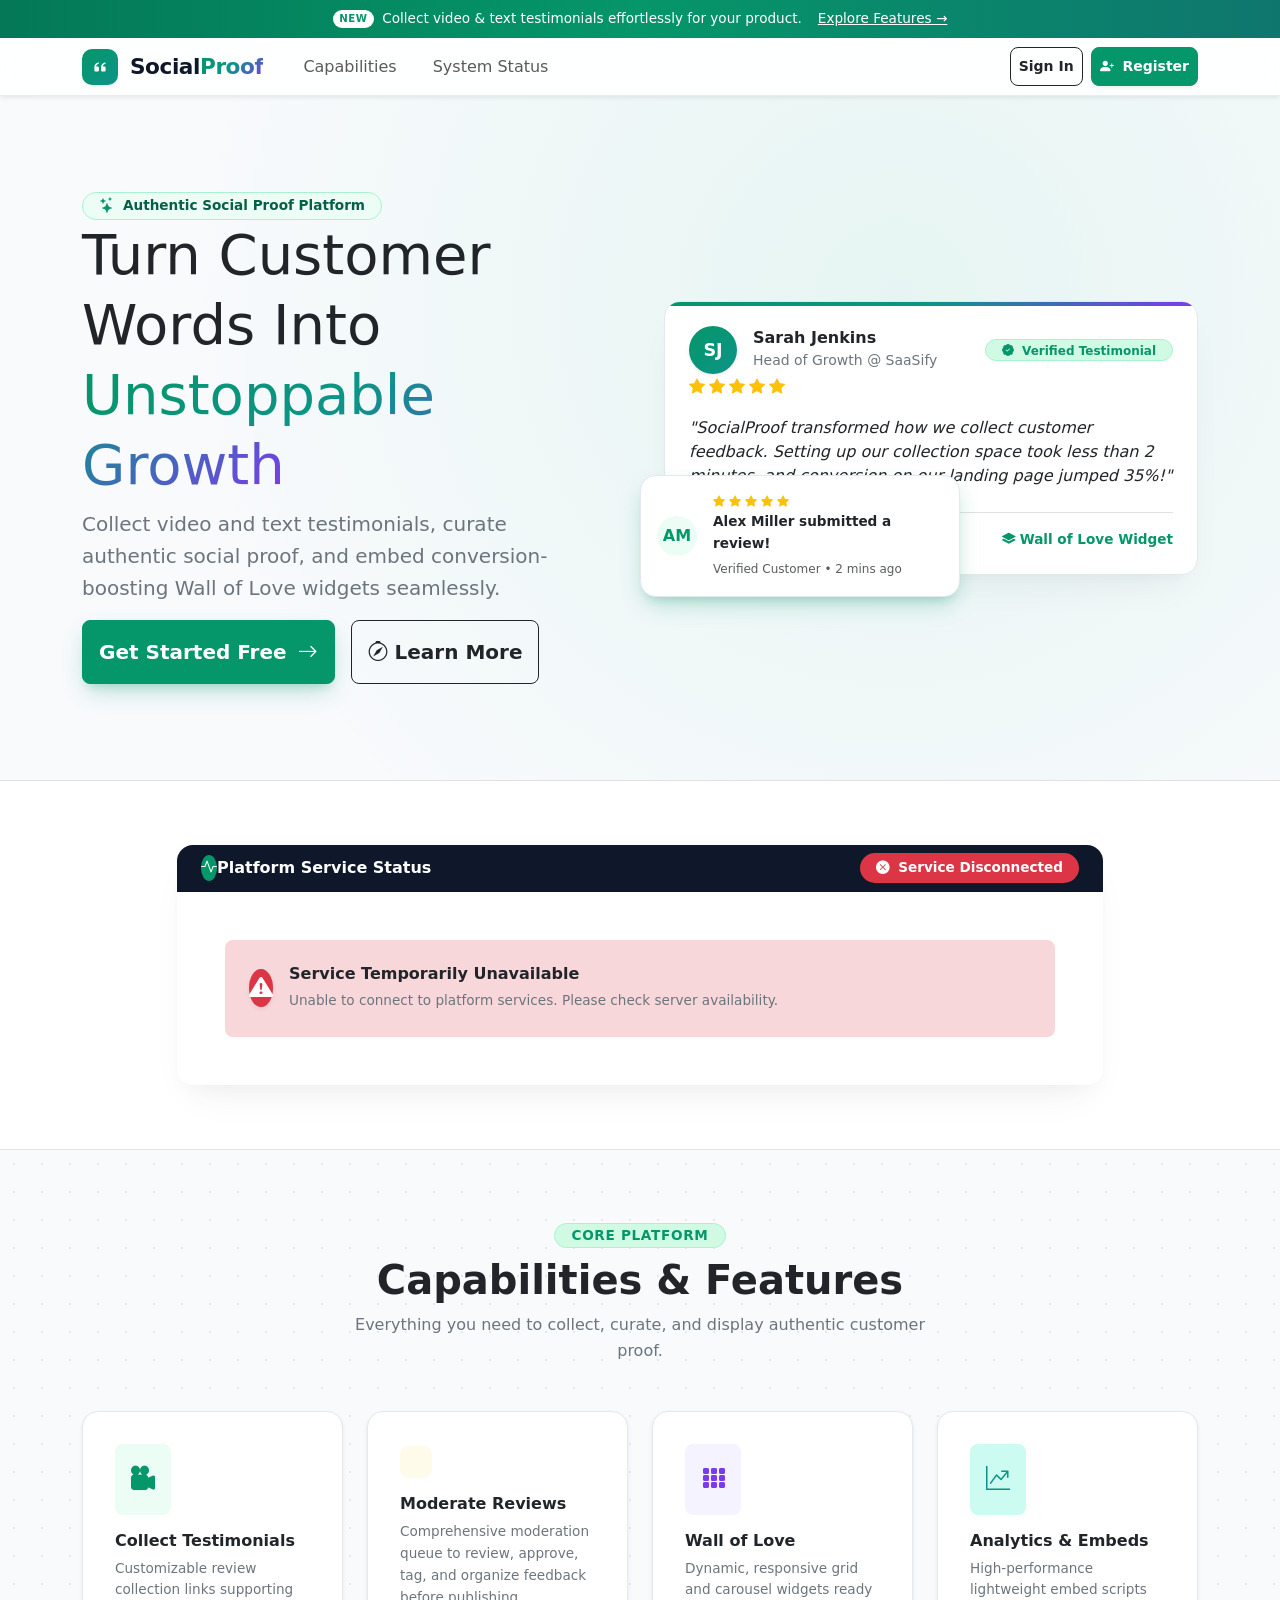
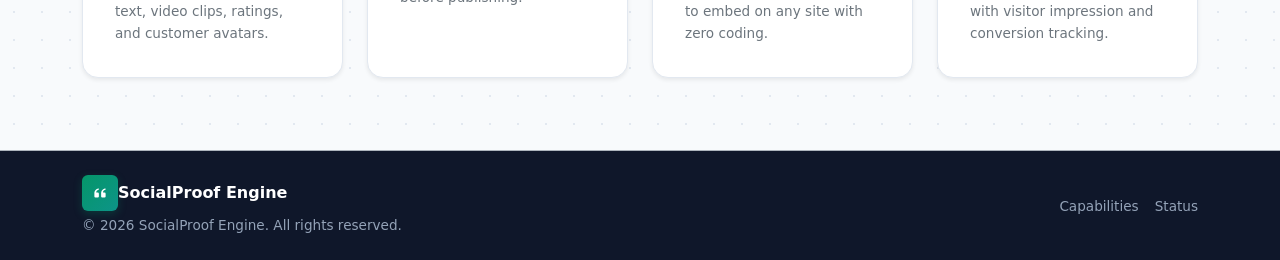
<file: frontend/index.html>
<!DOCTYPE html>
<html lang="en">
<head>
    <meta charset="UTF-8">
    <meta name="viewport" content="width=device-width, initial-scale=1.0">
    <title>Testimonial & Social Proof Collector</title>
    <!-- Bootstrap 5 CSS -->
    <link href="https://cdn.jsdelivr.net/npm/bootstrap@5.3.3/dist/css/bootstrap.min.css" rel="stylesheet">
    <!-- Bootstrap Icons -->
    <link href="https://cdn.jsdelivr.net/npm/bootstrap-icons@1.11.3/font/bootstrap-icons.min.css" rel="stylesheet">
    <!-- Custom CSS -->
    <link rel="stylesheet" href="css/style.css">
</head>
<body>

    <!-- Top Announcement Bar -->
    <div class="announcement-bar py-2 text-center text-white fw-medium fs-7">
        <div class="container d-flex align-items-center justify-content-center gap-2">
            <span class="badge bg-white text-emerald rounded-pill px-2.5 py-1 text-uppercase tracking-wider fw-bold">New</span>
            <span>Collect video &amp; text testimonials effortlessly for your product.</span>
            <a href="#features" class="text-white text-decoration-underline ms-2">Explore Features &rarr;</a>
        </div>
    </div>

    <!-- Glassmorphism Navigation -->
    <nav class="navbar navbar-expand-lg sticky-top custom-navbar border-bottom shadow-sm">
        <div class="container">
            <a class="navbar-brand d-inline-flex align-items-center gap-2.5 p-0 m-0" href="#">
                <span class="brand-logo-icon text-white shadow-sm">
                    <svg xmlns="http://www.w3.org/2000/svg" width="20" height="20" fill="currentColor" viewBox="0 0 16 16">
                      <path d="M12 12a1 1 0 0 0 1-1V8.558a1 1 0 0 0-1-1h-1.388c0-.51.22-1.022.57-1.486.319-.42.823-.746 1.487-.976.302-.104.464-.427.365-.73-.099-.304-.423-.467-.726-.367C11.17 4.394 10.27 4.966 9.69 5.86c-.579.894-.69 1.954-.69 2.698V11a1 1 0 0 0 1 1zM6 12a1 1 0 0 0 1-1V8.558a1 1 0 0 0-1-1H4.612c0-.51.22-1.022.57-1.486.319-.42.823-.746 1.487-.976.302-.104.464-.427.365-.73-.099-.304-.423-.467-.726-.367C5.17 4.394 4.27 4.966 3.69 5.86c-.579.894-.69 1.954-.69 2.698V11a1 1 0 0 0 1 1z"/>
                    </svg>
                </span>
                <span class="brand-title">Social<span class="gradient-text">Proof</span></span>
            </a>
            <button class="navbar-toggler border-0 shadow-none" type="button" data-bs-toggle="collapse" data-bs-target="#navbarNav" aria-controls="navbarNav" aria-expanded="false" aria-label="Toggle navigation">
                <span class="navbar-toggler-icon"></span>
            </button>
            <div class="collapse navbar-collapse" id="navbarNav">
                <ul class="navbar-nav me-auto ms-lg-4 mb-2 mb-lg-0 gap-lg-1">
                    <li class="nav-item d-none" id="nav-item-spaces">
                        <a class="nav-link fw-bold px-3 text-emerald" href="#spaces-section"><i class="bi bi-grid-fill me-1"></i> My Spaces</a>
                    </li>
                    <li class="nav-item">
                        <a class="nav-link fw-medium px-3" href="#features">Capabilities</a>
                    </li>
                    <li class="nav-item">
                        <a class="nav-link fw-medium px-3" href="#system-status">System Status</a>
                    </li>
                </ul>
                <div class="d-flex align-items-center gap-2">
                    <!-- Auth Buttons (shown when logged out) -->
                    <div id="auth-nav-buttons" class="d-flex gap-2">
                        <button onclick="showAuthModal('login')" class="btn btn-outline-dark btn-sm px-3.5 py-2 fw-semibold rounded-3">Sign In</button>
                        <button onclick="showAuthModal('register')" class="btn btn-emerald btn-sm px-3.5 py-2 fw-semibold rounded-3 shadow-sm">
                            <i class="bi bi-person-plus-fill me-1"></i> Register
                        </button>
                    </div>
                    <!-- User Pill (shown when logged in) -->
                    <div id="auth-user-pill" class="d-none d-flex align-items-center gap-2">
                        <a href="/dashboard" class="badge bg-emerald-subtle text-emerald border border-emerald-subtle rounded-pill px-3 py-2 fs-7 fw-semibold btn p-0 text-decoration-none">
                            <i class="bi bi-person-check-fill me-1"></i>
                            <span id="nav-user-name">Owner</span>
                        </a>
                        <button onclick="doLogout()" class="btn btn-outline-danger btn-sm px-3 fw-semibold rounded-3">
                            <i class="bi bi-box-arrow-right"></i>
                        </button>
                    </div>
                </div>
            </div>
        </div>
    </nav>

    <!-- Hero Section -->
    <header class="hero-section py-5 position-relative overflow-hidden">
        <div class="hero-bg-glow"></div>
        <div class="container py-lg-5 position-relative z-1">
            <div class="row align-items-center g-5">
                <div class="col-lg-6 animate-fade-in-up">
                    <div class="d-inline-flex align-items-center gap-2 px-3 py-1.5 mb-3.5 rounded-pill hero-badge">
                        <i class="bi bi-stars text-emerald"></i>
                        <span class="fw-semibold fs-7 text-emerald-dark">Authentic Social Proof Platform</span>
                    </div>
                    <h1 class="display-4 fw-extrabold text-dark lh-sm mb-3.5">
                        Turn Customer Words Into <span class="gradient-text">Unstoppable Growth</span>
                    </h1>
                    <p class="lead text-secondary mb-4.5 pe-lg-3">
                        Collect video and text testimonials, curate authentic social proof, and embed conversion-boosting Wall of Love widgets seamlessly.
                    </p>
                    <div class="d-flex flex-wrap gap-3 mb-4.5">
                        <button onclick="showAuthModal('register')" class="btn btn-emerald btn-lg px-4.5 py-3 fw-semibold shadow-emerald hover-bounce">
                            Get Started Free <i class="bi bi-arrow-right ms-1 fs-5"></i>
                        </button>
                        <a href="#features" class="btn btn-outline-dark btn-lg px-4.5 py-3 fw-semibold rounded-3">
                            <i class="bi bi-compass me-1.5"></i> Learn More
                        </a>
                    </div>
                </div>

                <!-- Hero Visual Floating Card -->
                <div class="col-lg-6 animate-fade-in-up delay-2">
                    <div class="hero-card-container position-relative">
                        <!-- Floating Toast Notification -->
                        <div class="floating-toast shadow-emerald rounded-4 p-3 d-flex align-items-center gap-3 bg-white position-absolute z-3 animate-float-slow">
                            <div class="toast-avatar bg-emerald-light text-emerald rounded-circle d-flex align-items-center justify-content-center fw-bold">
                                AM
                            </div>
                            <div>
                                <div class="d-flex align-items-center gap-1 text-warning fs-8">
                                    <i class="bi bi-star-fill"></i><i class="bi bi-star-fill"></i><i class="bi bi-star-fill"></i><i class="bi bi-star-fill"></i><i class="bi bi-star-fill"></i>
                                </div>
                                <strong class="fs-7 text-dark d-block">Alex Miller submitted a review!</strong>
                                <small class="text-muted fs-8">Verified Customer • 2 mins ago</small>
                            </div>
                        </div>

                        <!-- Main Preview Card -->
                        <div class="card border-0 shadow-lg-soft rounded-4 p-4 bg-white position-relative overflow-hidden hero-card animate-float">
                            <div class="card-accent-bar"></div>
                            <div class="d-flex align-items-center justify-content-between mb-3.5">
                                <div class="d-flex align-items-center gap-3">
                                    <div class="hero-avatar text-white fw-bold d-flex align-items-center justify-content-center rounded-circle shadow-sm">
                                        SJ
                                    </div>
                                    <div>
                                        <h6 class="mb-0 fw-bold text-dark">Sarah Jenkins</h6>
                                        <small class="text-secondary">Head of Growth @ SaaSify</small>
                                    </div>
                                </div>
                                <span class="badge bg-emerald-subtle text-emerald border border-emerald-subtle rounded-pill px-3 py-1.5 fs-8 fw-semibold">
                                    <i class="bi bi-patch-check-fill me-1"></i> Verified Testimonial
                                </span>
                            </div>
                            <div class="text-warning mb-3 fs-6 d-flex gap-1">
                                <i class="bi bi-star-fill"></i>
                                <i class="bi bi-star-fill"></i>
                                <i class="bi bi-star-fill"></i>
                                <i class="bi bi-star-fill"></i>
                                <i class="bi bi-star-fill"></i>
                            </div>
                            <p class="text-dark fs-6 lh-base mb-4 italic-quote">
                                "SocialProof transformed how we collect customer feedback. Setting up our collection space took less than 2 minutes, and conversion on our landing page jumped 35%!"
                            </p>
                            <div class="d-flex align-items-center justify-content-between pt-3 border-top text-muted fs-7">
                                <span class="d-flex align-items-center gap-1"><i class="bi bi-clock-history"></i> Just now</span>
                                <span class="fw-semibold text-emerald d-flex align-items-center gap-1">
                                    <i class="bi bi-layers-fill"></i> Wall of Love Widget
                                </span>
                            </div>
                        </div>
                    </div>
                </div>
            </div>
        </div>
    </header>

    <!-- Space Management Section (Shown when authenticated) -->
    <section id="spaces-section" class="py-5 bg-subtle-mesh border-top position-relative d-none">
        <div class="container py-3">
            <div class="d-flex align-items-center justify-content-between mb-4 flex-wrap gap-3">
                <div>
                    <div class="d-inline-flex align-items-center gap-2 px-3 py-1 mb-2 rounded-pill bg-emerald-subtle text-emerald border border-emerald-subtle">
                        <i class="bi bi-layers-fill"></i>
                        <span class="fw-semibold fs-7">Module 3 — Space Management</span>
                    </div>
                    <h2 class="fw-extrabold text-dark mb-1 fs-3">Your Testimonial Spaces</h2>
                    <p class="text-secondary fs-7 mb-0">Create and manage your branded collection pages.</p>
                </div>
                <button onclick="showSpaceModal()" class="btn btn-emerald px-4 py-2.5 fw-semibold rounded-3 shadow-emerald">
                    <i class="bi bi-plus-lg me-1.5"></i> Create New Space
                </button>
            </div>

            <!-- Spaces List Container -->
            <div id="spaces-list-container">
                <div class="text-center py-5 bg-white rounded-4 shadow-sm border p-4">
                    <div class="spinner-border text-emerald" role="status"></div>
                    <p class="mt-2 text-muted fs-7 mb-0">Loading your Spaces...</p>
                </div>
            </div>
        </div>
    </section>

    <!-- System Status Section -->
    <section id="system-status" class="py-5 bg-white border-top border-bottom position-relative">
        <div class="container py-3">
            <div class="row justify-content-center">
                <div class="col-lg-10">
                    <div class="card border-0 rounded-4 shadow-lg-soft overflow-hidden">
                        <div class="card-header bg-dark-slate text-white py-3.5 px-4 d-flex align-items-center justify-content-between">
                            <div class="d-flex align-items-center gap-2.5">
                                <span class="pulse-icon-wrapper bg-emerald text-white rounded-circle p-1.5 d-flex">
                                    <i class="bi bi-activity fs-6"></i>
                                </span>
                                <h5 class="mb-0 fw-bold text-white fs-6">Platform Service Status</h5>
                            </div>
                            <span id="system-health-badge" class="badge bg-white-10 text-white border border-white-20 px-3 py-2 rounded-pill fw-medium fs-7">
                                Checking Server...
                            </span>
                        </div>
                        <div class="card-body p-4 p-md-5">
                            <div id="status-container">
                                <div class="text-center py-4">
                                    <div class="spinner-border text-emerald" role="status">
                                        <span class="visually-hidden">Connecting...</span>
                                    </div>
                                    <p class="mt-3 text-secondary mb-0">Checking engine connection...</p>
                                </div>
                            </div>
                        </div>
                    </div>
                </div>
            </div>
        </div>
    </section>

    <!-- Visual Feature Cards Section -->
    <section id="features" class="py-5 bg-subtle-mesh">
        <div class="container py-4">
            <div class="text-center max-w-600 mx-auto mb-5">
                <span class="badge bg-emerald-subtle text-emerald border border-emerald-subtle rounded-pill px-3 py-1.5 fs-7 fw-semibold text-uppercase tracking-wider mb-2">
                    Core Platform
                </span>
                <h2 class="fw-bold text-dark display-6">Capabilities &amp; Features</h2>
                <p class="text-secondary">Everything you need to collect, curate, and display authentic customer proof.</p>
            </div>

            <div class="row g-4">
                <!-- Feature 1 -->
                <div class="col-md-6 col-lg-3">
                    <div class="card border-0 shadow-sm rounded-4 h-100 feature-card p-3 bg-white">
                        <div class="card-body">
                            <div class="feature-icon bg-emerald-light text-emerald rounded-3 p-3 mb-3 d-inline-flex">
                                <i class="bi bi-camera-reels-fill fs-4"></i>
                            </div>
                            <h5 class="fw-bold text-dark mb-2 fs-6">Collect Testimonials</h5>
                            <p class="text-secondary fs-7 mb-0">
                                Customizable review collection links supporting text, video clips, ratings, and customer avatars.
                            </p>
                        </div>
                    </div>
                </div>

                <!-- Feature 2 -->
                <div class="col-md-6 col-lg-3">
                    <div class="card border-0 shadow-sm rounded-4 h-100 feature-card p-3 bg-white">
                        <div class="card-body">
                            <div class="feature-icon bg-amber-light text-amber rounded-3 p-3 mb-3 d-inline-flex">
                                <i class="bi bi-shield-check-fill fs-4"></i>
                            </div>
                            <h5 class="fw-bold text-dark mb-2 fs-6">Moderate Reviews</h5>
                            <p class="text-secondary fs-7 mb-0">
                                Comprehensive moderation queue to review, approve, tag, and organize feedback before publishing.
                            </p>
                        </div>
                    </div>
                </div>

                <!-- Feature 3 -->
                <div class="col-md-6 col-lg-3">
                    <div class="card border-0 shadow-sm rounded-4 h-100 feature-card p-3 bg-white">
                        <div class="card-body">
                            <div class="feature-icon bg-violet-light text-violet rounded-3 p-3 mb-3 d-inline-flex">
                                <i class="bi bi-grid-3x3-gap-fill fs-4"></i>
                            </div>
                            <h5 class="fw-bold text-dark mb-2 fs-6">Wall of Love</h5>
                            <p class="text-secondary fs-7 mb-0">
                                Dynamic, responsive grid and carousel widgets ready to embed on any site with zero coding.
                            </p>
                        </div>
                    </div>
                </div>

                <!-- Feature 4 -->
                <div class="col-md-6 col-lg-3">
                    <div class="card border-0 shadow-sm rounded-4 h-100 feature-card p-3 bg-white">
                        <div class="card-body">
                            <div class="feature-icon bg-teal-light text-teal rounded-3 p-3 mb-3 d-inline-flex">
                                <i class="bi bi-graph-up-arrow fs-4"></i>
                            </div>
                            <h5 class="fw-bold text-dark mb-2 fs-6">Analytics &amp; Embeds</h5>
                            <p class="text-secondary fs-7 mb-0">
                                High-performance lightweight embed scripts with visitor impression and conversion tracking.
                            </p>
                        </div>
                    </div>
                </div>
            </div>
        </div>
    </section>

    <!-- Clean SaaS Footer -->
    <footer class="bg-dark-slate text-white py-4 border-top border-dark-subtle">
        <div class="container">
            <div class="row align-items-center justify-content-between g-3">
                <div class="col-md-6 text-center text-md-start">
                    <a class="d-inline-flex align-items-center gap-2.5 fw-bold text-white text-decoration-none mb-1 fs-6" href="#">
                        <span class="brand-logo-icon text-white rounded-2 d-inline-flex align-items-center justify-content-center">
                            <svg xmlns="http://www.w3.org/2000/svg" width="18" height="18" fill="currentColor" viewBox="0 0 16 16">
                              <path d="M12 12a1 1 0 0 0 1-1V8.558a1 1 0 0 0-1-1h-1.388c0-.51.22-1.022.57-1.486.319-.42.823-.746 1.487-.976.302-.104.464-.427.365-.73-.099-.304-.423-.467-.726-.367C11.17 4.394 10.27 4.966 9.69 5.86c-.579.894-.69 1.954-.69 2.698V11a1 1 0 0 0 1 1zM6 12a1 1 0 0 0 1-1V8.558a1 1 0 0 0-1-1H4.612c0-.51.22-1.022.57-1.486.319-.42.823-.746 1.487-.976.302-.104.464-.427.365-.73-.099-.304-.423-.467-.726-.367C5.17 4.394 4.27 4.966 3.69 5.86c-.579.894-.69 1.954-.69 2.698V11a1 1 0 0 0 1 1z"/>
                            </svg>
                        </span>
                        <span>SocialProof Engine</span>
                    </a>
                    <p class="text-secondary-light fs-7 mb-0">© 2026 SocialProof Engine. All rights reserved.</p>
                </div>
                <div class="col-md-6 text-center text-md-end">
                    <div class="d-inline-flex gap-3 fs-7">
                        <a href="#features" class="text-secondary-light text-decoration-none hover-emerald">Capabilities</a>
                        <a href="#system-status" class="text-secondary-light text-decoration-none hover-emerald">Status</a>
                    </div>
                </div>
            </div>
        </div>
    </footer>

    <!-- ========================================================= -->
    <!-- MODULE 2 AUTH MODALS                                      -->
    <!-- ========================================================= -->

    <!-- Auth Main Modal (tab-based: login / register) -->
    <div class="modal fade" id="authModal" tabindex="-1" aria-hidden="true">
      <div class="modal-dialog modal-dialog-centered">
        <div class="modal-content rounded-4 border-0 shadow-lg">
          <div class="modal-header border-0 pb-0 px-4 pt-4">
            <ul class="nav nav-pills bg-light rounded-3 p-1 w-100" id="authTabs">
              <li class="nav-item flex-fill">
                <button class="nav-link w-100 rounded-2 fw-semibold" id="tab-login" onclick="switchAuthTab('login')">
                  <i class="bi bi-box-arrow-in-right me-1"></i> Sign In
                </button>
              </li>
              <li class="nav-item flex-fill">
                <button class="nav-link w-100 rounded-2 fw-semibold" id="tab-register" onclick="switchAuthTab('register')">
                  <i class="bi bi-person-plus me-1"></i> Register
                </button>
              </li>
            </ul>
            <button type="button" class="btn-close ms-2" data-bs-dismiss="modal" aria-label="Close"></button>
          </div>
          <div class="modal-body px-4 pb-4">

            <!-- Alert area -->
            <div id="auth-alert" class="d-none mt-3"></div>

            <!-- Login Form -->
            <div id="form-login">
              <h5 class="fw-bold text-dark mt-3 mb-1">Welcome back</h5>
              <p class="text-muted fs-7 mb-3">Sign in to your owner account</p>
              <div class="mb-3">
                <label class="form-label fw-semibold fs-7">Email address</label>
                <input type="email" class="form-control rounded-3" id="login-email" placeholder="you@company.com">
              </div>
              <div class="mb-3">
                <label class="form-label fw-semibold fs-7">Password</label>
                <input type="password" class="form-control rounded-3" id="login-password" placeholder="••••••••">
              </div>
              <div class="d-flex justify-content-between align-items-center mb-3">
                <small></small>
                <button class="btn btn-link btn-sm p-0 text-emerald fw-semibold fs-7" onclick="showForgotModal()">Forgot password?</button>
              </div>
              <button class="btn btn-emerald w-100 py-2.5 fw-semibold rounded-3" onclick="doLogin()">
                <i class="bi bi-box-arrow-in-right me-1"></i> Sign In
              </button>
            </div>

            <!-- Register Form -->
            <div id="form-register" class="d-none">
              <h5 class="fw-bold text-dark mt-3 mb-1">Create your account</h5>
              <p class="text-muted fs-7 mb-3">Start collecting testimonials today</p>
              <div class="mb-3">
                <label class="form-label fw-semibold fs-7">Full name</label>
                <input type="text" class="form-control rounded-3" id="register-name" placeholder="Jane Smith">
              </div>
              <div class="mb-3">
                <label class="form-label fw-semibold fs-7">Email address</label>
                <input type="email" class="form-control rounded-3" id="register-email" placeholder="you@company.com">
              </div>
              <div class="mb-3">
                <label class="form-label fw-semibold fs-7">Password <small class="text-muted fw-normal">(min 8 characters)</small></label>
                <input type="password" class="form-control rounded-3" id="register-password" placeholder="••••••••">
              </div>
              <button class="btn btn-emerald w-100 py-2.5 fw-semibold rounded-3" id="btn-register-submit" onclick="doRegister()">
                <i class="bi bi-person-check me-1"></i> Create Account
              </button>
            </div>

            <!-- Register Verification Sent Step -->
            <div id="register-verify-step" class="d-none text-center py-3">
              <div class="rounded-circle bg-warning-subtle text-warning mx-auto mb-3 d-flex align-items-center justify-content-center shadow-sm" style="width:64px;height:64px;" id="reg-step-icon">
                <i class="bi bi-envelope-paper-heart-fill fs-2"></i>
              </div>
              <div class="mb-2">
                <span class="badge bg-warning text-dark px-3 py-1 rounded-pill" id="reg-step-badge">
                  <i class="bi bi-clock-history me-1"></i> Email Verification Required
                </span>
              </div>
              <h5 class="fw-bold text-dark mb-1" id="reg-step-title">Email Verification Required</h5>
              <p class="text-secondary fs-7 mb-3" id="reg-step-desc">Your account has been created. We've sent a verification link to your email address. Please check your inbox and click the link to verify your account.</p>
              <div id="reg-step-alert" class="d-none mb-3 text-start"></div>
              <div id="reg-step-actions">
                <button class="btn btn-emerald w-100 py-2.5 fw-semibold rounded-3 shadow-emerald mb-2" onclick="switchToLoginAfterVerify()">
                  <i class="bi bi-box-arrow-in-right me-1"></i> Continue to Sign In
                </button>
              </div>
            </div>

          </div>
        </div>
      </div>
    </div>

    <!-- Verify Email Modal (Real link verification) -->
    <div class="modal fade" id="verifyModal" tabindex="-1" aria-hidden="true">
      <div class="modal-dialog modal-dialog-centered">
        <div class="modal-content rounded-4 border-0 shadow-lg">
          <div class="modal-header border-0 pb-0 px-4 pt-4">
            <h5 class="modal-title fw-bold"><i class="bi bi-envelope-check text-emerald me-2"></i>Email Verification</h5>
            <button type="button" class="btn-close" data-bs-dismiss="modal" aria-label="Close"></button>
          </div>
          <div class="modal-body px-4 pb-4 text-center">
            <div id="verify-alert" class="d-none mb-3 text-start"></div>
            <div id="verify-modal-icon" class="rounded-circle bg-emerald-subtle text-emerald mx-auto mb-3 mt-2 d-flex align-items-center justify-content-center shadow-sm" style="width:60px;height:60px;">
              <i class="bi bi-patch-check-fill fs-2"></i>
            </div>
            <h5 class="fw-bold text-dark mb-1" id="verify-modal-title">Email Verified</h5>
            <p class="text-secondary fs-7 mb-4" id="verify-modal-desc">Validating your email verification link...</p>
            <div id="verify-modal-actions">
              <button class="btn btn-emerald w-100 py-2.5 fw-semibold rounded-3 shadow-emerald" onclick="switchToLoginAfterVerify()">
                <i class="bi bi-box-arrow-in-right me-1"></i> Continue to Sign In
              </button>
            </div>
          </div>
        </div>
      </div>
    </div>

    <!-- Forgot Password Modal -->
    <div class="modal fade" id="forgotModal" tabindex="-1" aria-hidden="true">
      <div class="modal-dialog modal-dialog-centered">
        <div class="modal-content rounded-4 border-0 shadow-lg">
          <div class="modal-header border-0 pb-0 px-4 pt-4">
            <h5 class="modal-title fw-bold" id="forgotModalTitle"><i class="bi bi-key text-amber me-2"></i>Forgot Password</h5>
            <button type="button" class="btn-close" data-bs-dismiss="modal" aria-label="Close"></button>
          </div>
          <div class="modal-body px-4 pb-4">
            <div id="forgot-alert" class="d-none mb-3"></div>
            
            <!-- Step 1: Request Reset Link -->
            <div id="forgot-step-request">
              <p class="text-muted fs-7 mb-3">Enter your registered email address. We will email you a secure password reset link.</p>
              <div class="mb-3">
                <label class="form-label fw-semibold fs-7">Email address</label>
                <input type="email" class="form-control rounded-3" id="forgot-email" placeholder="you@company.com">
              </div>
              <button class="btn btn-warning w-100 py-2.5 fw-semibold rounded-3 text-dark" id="btn-forgot-submit" onclick="doForgotPassword()">
                <i class="bi bi-send me-1"></i> Send Reset Link
              </button>
            </div>

            <!-- Step 2: Set New Password (Opened via email link) -->
            <div id="forgot-step-reset" class="d-none">
              <div class="alert alert-info rounded-3 fs-7 py-2 px-3 mb-3">
                <i class="bi bi-shield-lock-fill me-1"></i> Please enter your new password below.
              </div>
              <div class="mb-3">
                <label class="form-label fw-semibold fs-7">New Password</label>
                <input type="password" class="form-control rounded-3" id="reset-new-password" placeholder="New password (min 8 chars)">
              </div>
              <button class="btn btn-emerald w-100 py-2.5 fw-semibold rounded-3" id="btn-reset-submit" onclick="doResetPassword()">
                <i class="bi bi-lock-fill me-1"></i> Set New Password
              </button>
            </div>
          </div>
        </div>
      </div>
    </div>

    <!-- Profile Modal (/me) -->
    <div class="modal fade" id="profileModal" tabindex="-1" aria-hidden="true">
      <div class="modal-dialog modal-dialog-centered">
        <div class="modal-content rounded-4 border-0 shadow-lg">
          <div class="modal-header border-0 pb-0 px-4 pt-4">
            <h5 class="modal-title fw-bold"><i class="bi bi-person-circle text-emerald me-2"></i>Owner Profile</h5>
            <button type="button" class="btn-close" data-bs-dismiss="modal" aria-label="Close"></button>
          </div>
          <div class="modal-body px-4 pb-4">
            <div id="profile-content">
              <div class="text-center py-3">
                <div class="spinner-border text-emerald spinner-border-sm" role="status"></div>
                <p class="mt-2 text-muted fs-7 mb-0">Loading profile...</p>
              </div>
            </div>
            <div class="d-flex gap-2 mt-3">
              <button class="btn btn-outline-secondary flex-fill py-2 fw-semibold rounded-3" onclick="showVerifyModal()">
                <i class="bi bi-envelope-check me-1"></i> Verify Email
              </button>
              <button class="btn btn-outline-danger flex-fill py-2 fw-semibold rounded-3" onclick="doLogout()">
                <i class="bi bi-box-arrow-right me-1"></i> Logout
              </button>
            </div>
          </div>
        </div>
      </div>
    </div>

    <!-- Space Create / Edit Modal -->
    <div class="modal fade" id="spaceModal" tabindex="-1" aria-hidden="true">
      <div class="modal-dialog modal-dialog-centered modal-lg">
        <div class="modal-content rounded-4 border-0 shadow-lg">
          <div class="modal-header border-0 pb-0 px-4 pt-4">
            <h5 class="modal-title fw-bold" id="spaceModalTitle">
              <i class="bi bi-layers-fill text-emerald me-2"></i>Create New Space
            </h5>
            <button type="button" class="btn-close" data-bs-dismiss="modal" aria-label="Close"></button>
          </div>
          <div class="modal-body px-4 pb-4">
            <div id="space-modal-alert" class="d-none mb-3"></div>
            <input type="hidden" id="space-edit-id" value="">

            <div class="row g-3">
              <!-- Space Name -->
              <div class="col-md-6">
                <label class="form-label fw-semibold fs-7">Space / Business Name <span class="text-danger">*</span></label>
                <input type="text" class="form-control rounded-3" id="space-name" placeholder="e.g. ABC Technologies" oninput="autoGenerateSlug(this.value)">
              </div>

              <!-- Slug -->
              <div class="col-md-6">
                <label class="form-label fw-semibold fs-7">URL Slug <span class="text-danger">*</span></label>
                <div class="input-group">
                  <span class="input-group-text bg-light text-muted fs-8 font-monospace">/collect/</span>
                  <input type="text" class="form-control rounded-3 font-monospace" id="space-slug" placeholder="abc-technologies">
                </div>
                <small class="text-muted fs-8">Lowercase, numbers, hyphens only.</small>
              </div>

              <!-- Custom Prompt -->
              <div class="col-12">
                <label class="form-label fw-semibold fs-7">Custom Review Prompt / Header Title</label>
                <textarea class="form-control rounded-3" id="space-prompt" rows="2" placeholder="e.g. Would you mind sharing a quick review about your experience with us?"></textarea>
              </div>

              <!-- Logo File Upload -->
              <div class="col-12">
                <label class="form-label fw-semibold fs-7">Space Logo Image</label>
                <div class="d-flex align-items-center gap-3">
                  <div id="space-logo-preview" class="rounded-3 bg-light d-flex align-items-center justify-content-center border" style="width:50px;height:50px;">
                    <i class="bi bi-image text-muted fs-4"></i>
                  </div>
                  <div class="flex-fill">
                    <input type="file" class="form-control rounded-3 form-control-sm" id="space-logo-file" accept="image/*" onchange="uploadLogoFile(this)">
                    <input type="hidden" id="space-logo-url" value="">
                    <small class="text-muted fs-8">Max 2MB. JPEG, PNG, WebP, GIF, SVG.</small>
                  </div>
                </div>
              </div>

              <!-- Toggles -->
              <div class="col-md-6">
                <div class="form-check form-switch p-3 rounded-3 border bg-light">
                  <input class="form-check-input ms-0 me-2" type="checkbox" id="space-avatar-toggle" checked>
                  <label class="form-check-label fw-semibold fs-7" for="space-avatar-toggle">Allow Customer Avatar Upload</label>
                </div>
              </div>
              <div class="col-md-6">
                <div class="form-check form-switch p-3 rounded-3 border bg-light">
                  <input class="form-check-input ms-0 me-2" type="checkbox" id="space-rating-toggle" checked>
                  <label class="form-check-label fw-semibold fs-7" for="space-rating-toggle">Enable Star Rating Field</label>
                </div>
              </div>

              <!-- Custom Questions -->
              <div class="col-12">
                <div class="d-flex align-items-center justify-content-between mb-2">
                  <label class="form-label fw-semibold fs-7 mb-0">Custom Questions (Max 10)</label>
                  <button type="button" class="btn btn-outline-emerald btn-sm px-2.5 py-1 fs-8 fw-semibold rounded-2" onclick="addCustomQuestionInput()">
                    <i class="bi bi-plus-lg me-1"></i> Add Question
                  </button>
                </div>
                <div id="custom-questions-list" class="d-flex flex-column gap-2">
                  <!-- Dynamic question inputs rendered here -->
                </div>
              </div>
            </div>

            <div class="mt-4 pt-2 border-top d-flex gap-2">
              <button type="button" class="btn btn-emerald flex-fill py-2.5 fw-semibold rounded-3" onclick="saveSpace()">
                <i class="bi bi-check-circle-fill me-1"></i> Save Space
              </button>
              <button type="button" class="btn btn-outline-secondary px-4 py-2.5 fw-semibold rounded-3" data-bs-dismiss="modal">
                Cancel
              </button>
            </div>
          </div>
        </div>
      </div>
    </div>

    <!-- Public Collection Page Preview Modal (/collect/{space_slug}) -->
    <div class="modal fade" id="publicSpaceModal" tabindex="-1" aria-hidden="true">
      <div class="modal-dialog modal-dialog-centered modal-lg">
        <div class="modal-content rounded-4 border-0 shadow-lg overflow-hidden">
          <div class="modal-header bg-dark-slate text-white py-3 px-4">
            <div class="d-flex align-items-center gap-2">
              <span class="badge bg-emerald text-white"><i class="bi bi-eye-fill me-1"></i> Public Preview</span>
              <code class="text-white-50 fs-8" id="public-preview-url-badge">/collect/...</code>
            </div>
            <button type="button" class="btn-close btn-close-white" data-bs-dismiss="modal" aria-label="Close"></button>
          </div>
          <div class="modal-body p-0 bg-subtle-mesh">
            <div id="public-space-content" class="p-4 p-md-5">
              <div class="text-center py-4">
                <div class="spinner-border text-emerald" role="status"></div>
                <p class="mt-2 text-muted fs-7 mb-0">Loading public space preview...</p>
              </div>
            </div>
          </div>
        </div>
      </div>
    </div>

    <!-- Bootstrap 5 JS -->
    <script src="https://cdn.jsdelivr.net/npm/bootstrap@5.3.3/dist/js/bootstrap.bundle.min.js"></script>
    <!-- Custom JS -->
    <script src="js/main.js"></script>
</body>
</html>
</file>
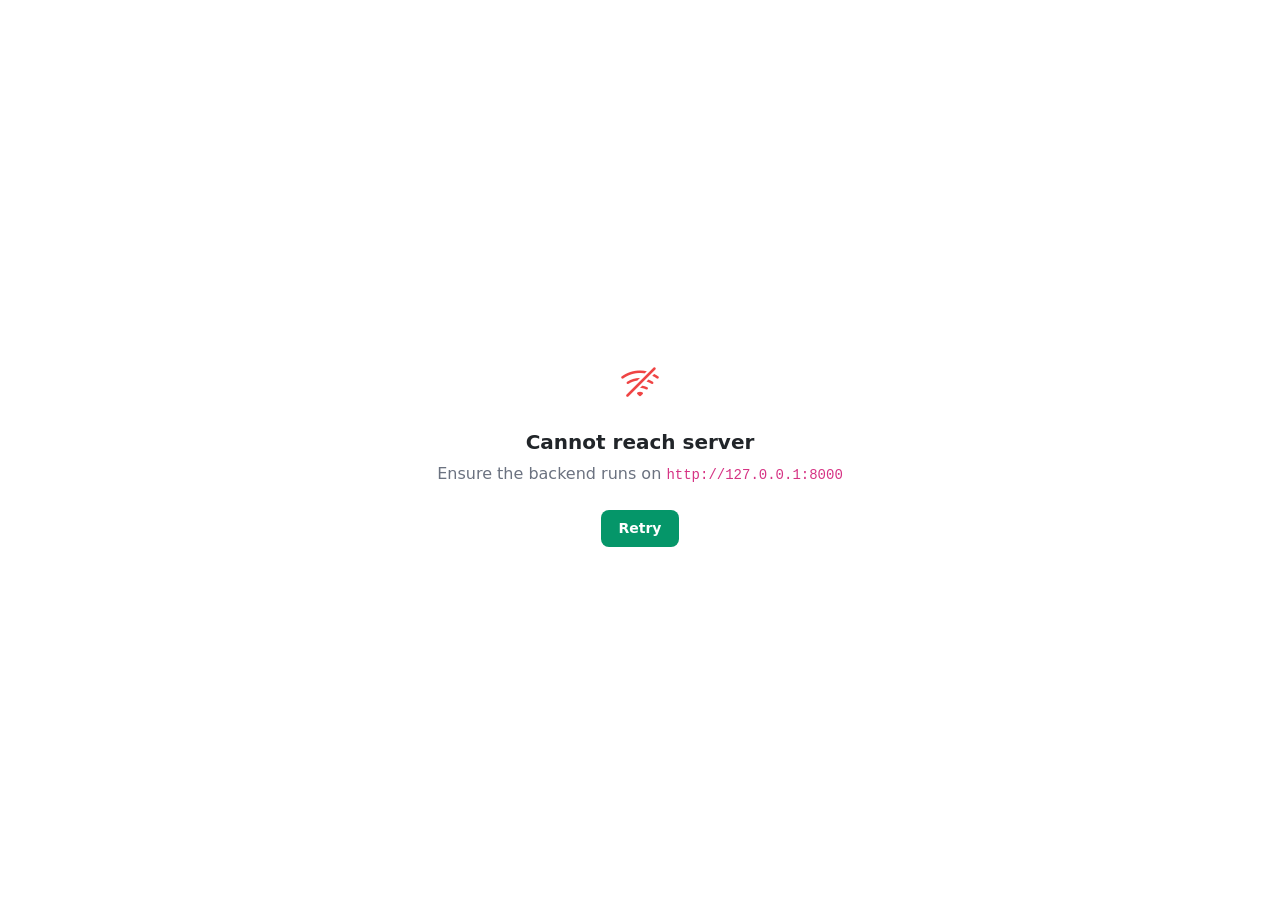
<file: frontend/dashboard.html>
<!DOCTYPE html>
<html lang="en">
<head>
<meta charset="UTF-8">
<meta name="viewport" content="width=device-width, initial-scale=1.0">
<title>Dashboard — SocialProof</title>
<link href="https://cdn.jsdelivr.net/npm/bootstrap@5.3.3/dist/css/bootstrap.min.css" rel="stylesheet">
<link href="https://cdn.jsdelivr.net/npm/bootstrap-icons@1.11.3/font/bootstrap-icons.min.css" rel="stylesheet">
<style>
:root{--primary:#059669;--primary-dark:#047857;--primary-light:#ecfdf5;--sidebar-w:240px;--topbar-h:56px}
*{box-sizing:border-box}
body{margin:0;font-family:'Inter',system-ui,sans-serif;background:#f3f4f6;min-height:100vh}
/* ── Sidebar ── */
#sidebar{width:var(--sidebar-w);height:100vh;position:fixed;top:0;left:0;background:#fff;border-right:1px solid #e5e7eb;display:flex;flex-direction:column;z-index:200;transition:transform .25s ease;overflow-y:auto}
#sidebar .sb-brand{padding:1.1rem 1.2rem;display:flex;align-items:center;gap:.6rem;border-bottom:1px solid #f3f4f6;text-decoration:none}
#sidebar .sb-brand .brand-icon{width:32px;height:32px;background:linear-gradient(135deg,#059669,#34d399);border-radius:8px;display:flex;align-items:center;justify-content:center;color:#fff;font-size:.95rem;flex-shrink:0}
#sidebar .sb-brand span{font-weight:800;font-size:1rem;color:#111827}
#sidebar .sb-brand span em{color:var(--primary);font-style:normal}
#sidebar nav{flex:1;padding:.75rem .5rem}
#sidebar nav .nav-label{font-size:.65rem;font-weight:700;text-transform:uppercase;letter-spacing:.08em;color:#9ca3af;padding:.6rem .75rem .3rem;margin-top:.5rem}
.sb-link{display:flex;align-items:center;gap:.65rem;padding:.55rem .75rem;border-radius:.5rem;color:#374151;font-size:.875rem;font-weight:500;text-decoration:none;border:none;background:transparent;width:100%;cursor:pointer;transition:background .12s,color .12s;margin-bottom:2px}
.sb-link i{font-size:1rem;width:18px;text-align:center;flex-shrink:0}
.sb-link:hover{background:#f9fafb;color:#111827}
.sb-link.active{background:var(--primary-light);color:var(--primary);font-weight:600}
.sb-link.active i{color:var(--primary)}
.sb-link.sb-logout{color:#dc2626}
.sb-link.sb-logout:hover{background:#fef2f2;color:#b91c1c}
#sidebar .sb-footer{padding:.75rem 1rem;border-top:1px solid #f3f4f6;font-size:.75rem;color:#9ca3af}
/* ── Overlay (mobile) ── */
#sb-overlay{display:none;position:fixed;inset:0;background:rgba(0,0,0,.4);z-index:199}
/* ── Top bar (mobile) ── */
#topbar{display:none;position:fixed;top:0;left:0;right:0;height:var(--topbar-h);background:#fff;border-bottom:1px solid #e5e7eb;align-items:center;padding:0 1rem;gap:.75rem;z-index:150}
#topbar .tb-brand{font-weight:800;font-size:.95rem;color:#111827;flex:1}
#topbar .tb-brand em{color:var(--primary);font-style:normal}
/* ── Main content ── */
#main{margin-left:var(--sidebar-w);min-height:100vh;display:flex;flex-direction:column}
#content{flex:1;padding:2rem}
/* ── Loading screen ── */
#loading-screen{position:fixed;inset:0;background:#fff;z-index:9999;display:flex;align-items:center;justify-content:center;flex-direction:column;gap:1rem}
/* ── Cards ── */
.stat-card{background:#fff;border:1px solid #e5e7eb;border-radius:1rem;padding:1.25rem 1.5rem;transition:box-shadow .15s}
.stat-card:hover{box-shadow:0 4px 20px rgba(0,0,0,.07)}
.stat-card .stat-icon{width:44px;height:44px;border-radius:.75rem;display:flex;align-items:center;justify-content:center;font-size:1.15rem;flex-shrink:0}
.stat-card .stat-val{font-size:1.75rem;font-weight:800;color:#111827;line-height:1}
.stat-card .stat-lbl{font-size:.78rem;color:#6b7280;font-weight:500;margin-top:.25rem}
.space-card{background:#fff;border:1px solid #e5e7eb;border-radius:.875rem;padding:1.25rem;display:flex;flex-direction:column;gap:.75rem;transition:box-shadow .15s}
.space-card:hover{box-shadow:0 4px 24px rgba(5,150,105,.09)}
.space-init{width:44px;height:44px;border-radius:.6rem;background:linear-gradient(135deg,var(--primary),#34d399);color:#fff;font-weight:700;font-size:1.1rem;display:flex;align-items:center;justify-content:center;flex-shrink:0}
.review-card{background:#fff;border:1px solid #e5e7eb;border-radius:.875rem;padding:1.25rem;transition:box-shadow .15s}
.review-card:hover{box-shadow:0 4px 20px rgba(0,0,0,.06)}
.review-avatar{width:42px;height:42px;border-radius:50%;background:linear-gradient(135deg,#8b5cf6,#6366f1);color:#fff;font-weight:700;font-size:1rem;display:flex;align-items:center;justify-content:center;flex-shrink:0}
.review-text-clamp{overflow:hidden;display:-webkit-box;-webkit-line-clamp:3;-webkit-box-orient:vertical;cursor:pointer}
.review-text-clamp.expanded{-webkit-line-clamp:unset}
/* ── Avatar circle ── */
.profile-avatar{width:80px;height:80px;border-radius:50%;background:linear-gradient(135deg,var(--primary),#34d399);color:#fff;font-size:2rem;font-weight:700;display:flex;align-items:center;justify-content:center}
/* ── Badges ── */
.badge-pending{background:#fef9c3;color:#854d0e;border:1px solid #fde68a}
.badge-approved{background:#dcfce7;color:#14532d;border:1px solid #86efac}
.badge-rejected{background:#fee2e2;color:#7f1d1d;border:1px solid #fca5a5}
.badge-archived{background:#f3f4f6;color:#374151;border:1px solid #d1d5db}
.badge-featured{background:#ede9fe;color:#5b21b6;border:1px solid #c4b5fd}
/* ── Buttons ── */
.btn-primary-sp{background:var(--primary);color:#fff;border:none;padding:.5rem 1.1rem;border-radius:.5rem;font-weight:600;font-size:.875rem;cursor:pointer;transition:background .15s}
.btn-primary-sp:hover{background:var(--primary-dark)}
.btn-outline-sp{background:transparent;color:var(--primary);border:1.5px solid var(--primary);padding:.45rem 1rem;border-radius:.5rem;font-weight:600;font-size:.875rem;cursor:pointer;transition:all .15s}
.btn-outline-sp:hover{background:var(--primary-light)}
/* ── Moderation Tabs & Action Buttons ── */
.mod-tab-btn{border:1px solid #e5e7eb;background:#fff;color:#4b5563;font-weight:600;font-size:.82rem;padding:.4rem .9rem;border-radius:2rem;cursor:pointer;transition:all .15s ease}
.mod-tab-btn:hover{background:#f9fafb;color:#111827}
.mod-tab-btn.active{background:var(--primary-light);border-color:var(--primary);color:var(--primary)}
.btn-action-approve{background:#10b981;color:#fff;border:none;font-size:.78rem;font-weight:600;padding:.35rem .75rem;border-radius:.4rem;cursor:pointer;transition:background .15s;display:inline-flex;align-items:center;gap:.3rem}
.btn-action-approve:hover{background:#059669;color:#fff}
.btn-action-reject{background:transparent;color:#ef4444;border:1px solid #fca5a5;font-size:.78rem;font-weight:600;padding:.35rem .75rem;border-radius:.4rem;cursor:pointer;transition:all .15s;display:inline-flex;align-items:center;gap:.3rem}
.btn-action-reject:hover{background:#fef2f2;color:#b91c1c}
.btn-action-archive{background:transparent;color:#6b7280;border:1px solid #d1d5db;font-size:.78rem;font-weight:600;padding:.35rem .75rem;border-radius:.4rem;cursor:pointer;transition:all .15s;display:inline-flex;align-items:center;gap:.3rem}
.btn-action-archive:hover{background:#f3f4f6;color:#374151}
.btn-action-feature{background:transparent;color:#7c3aed;border:1px solid #c4b5fd;font-size:.78rem;font-weight:600;padding:.35rem .75rem;border-radius:.4rem;cursor:pointer;transition:all .15s;display:inline-flex;align-items:center;gap:.3rem}
.btn-action-feature:hover{background:#ede9fe;color:#6d28d9}
.btn-action-feature.is-featured{background:#7c3aed;color:#fff;border-color:#7c3aed}
.btn-action-feature.is-featured:hover{background:#6d28d9}
/* ── Page headers ── */
.page-header{margin-bottom:1.5rem}
.page-header h2{font-size:1.4rem;font-weight:800;color:#111827;margin:0 0 .2rem}
.page-header p{color:#6b7280;font-size:.875rem;margin:0}
/* ── Form ── */
.form-label{font-weight:600;font-size:.82rem;color:#374151;margin-bottom:.3rem}
.form-control,.form-select{border:1.5px solid #e5e7eb;border-radius:.5rem;font-size:.875rem;padding:.5rem .75rem;transition:border-color .15s}
.form-control:focus,.form-select:focus{border-color:var(--primary);box-shadow:0 0 0 3px rgba(5,150,105,.12)}
/* ── Skeleton ── */
.skeleton{background:linear-gradient(90deg,#f0f0f0 25%,#e8e8e8 50%,#f0f0f0 75%);background-size:200% 100%;animation:shimmer 1.4s infinite;border-radius:.5rem}
@keyframes shimmer{0%{background-position:200% 0}100%{background-position:-200% 0}}
/* ── Toast ── */
#toast-container{position:fixed;bottom:1.5rem;right:1.5rem;z-index:9000;display:flex;flex-direction:column;gap:.5rem}
.sp-toast{display:flex;align-items:center;gap:.75rem;padding:.75rem 1rem;border-radius:.75rem;background:#fff;border:1px solid #e5e7eb;box-shadow:0 4px 20px rgba(0,0,0,.12);font-size:.875rem;font-weight:500;min-width:260px;max-width:360px;animation:slideIn .25s ease}
.sp-toast.success{border-left:4px solid var(--primary);color:#064e3b}
.sp-toast.error{border-left:4px solid #ef4444;color:#7f1d1d}
@keyframes slideIn{from{transform:translateX(40px);opacity:0}to{transform:none;opacity:1}}
/* ── Star rating ── */
.stars{color:#f59e0b;letter-spacing:.05em}
.stars .empty{color:#d1d5db}
/* ── Custom scrollbar ── */
#sidebar::-webkit-scrollbar{width:4px}
#sidebar::-webkit-scrollbar-thumb{background:#e5e7eb;border-radius:4px}
/* ── Responsive ── */
@media(max-width:768px){
  #sidebar{transform:translateX(calc(-1 * var(--sidebar-w)))}
  #sidebar.open{transform:none}
  #sb-overlay.open{display:block}
  #topbar{display:flex}
  #main{margin-left:0;padding-top:var(--topbar-h)}
  #content{padding:1rem}
}
/* ── Empty state ── */
.empty-state{text-align:center;padding:3.5rem 1rem;color:#9ca3af}
.empty-state i{font-size:3rem;margin-bottom:1rem;display:block;opacity:.4}
.empty-state h5{color:#374151;font-weight:700;margin-bottom:.4rem}
/* ── Slug preview ── */
.slug-preview{font-size:.78rem;color:var(--primary);font-family:monospace;margin-top:.25rem}
/* ── Logo preview ── */
#logo-preview-box{width:56px;height:56px;border-radius:.6rem;border:1.5px dashed #d1d5db;display:flex;align-items:center;justify-content:center;overflow:hidden;flex-shrink:0}
#logo-preview-box img{width:100%;height:100%;object-fit:cover}
/* ── filter bar ── */
.filter-bar{background:#fff;border:1px solid #e5e7eb;border-radius:.75rem;padding:.85rem 1rem;margin-bottom:1.25rem;display:flex;flex-wrap:wrap;gap:.6rem;align-items:center}
/* ── table ── */
.sp-table{width:100%;border-collapse:separate;border-spacing:0}
.sp-table th{font-size:.75rem;font-weight:700;text-transform:uppercase;letter-spacing:.05em;color:#6b7280;padding:.6rem .75rem;border-bottom:2px solid #f3f4f6;background:#fff;position:sticky;top:0}
.sp-table td{padding:.75rem;border-bottom:1px solid #f9fafb;font-size:.875rem;color:#374151;vertical-align:middle}
.sp-table tr:last-child td{border-bottom:none}
.sp-table tbody tr:hover td{background:#fafafa}
.table-wrapper{background:#fff;border:1px solid #e5e7eb;border-radius:.875rem;overflow:hidden}
</style>
</head>
<body>

<!-- ── Loading screen ───────────────────────────────────────────────────── -->
<div id="loading-screen">
  <div class="spinner-border" style="color:var(--primary);width:2.5rem;height:2.5rem" role="status"></div>
  <p style="color:#6b7280;margin:0;font-size:.9rem">Authenticating…</p>
</div>

<!-- ── Sidebar overlay (mobile) ─────────────────────────────────────────── -->
<div id="sb-overlay" onclick="closeSidebar()"></div>

<!-- ── Sidebar ────────────────────────────────────────────────────────────── -->
<aside id="sidebar">
  <a class="sb-brand" href="/">
    <div class="brand-icon"><i class="bi bi-chat-quote-fill"></i></div>
    <span>Social<em>Proof</em></span>
  </a>

  <nav>
    <span class="nav-label">Main</span>
    <button class="sb-link active" data-page="home" onclick="navigateTo('home')">
      <i class="bi bi-speedometer2"></i> Home
    </button>
    <button class="sb-link" data-page="reviews" onclick="navigateTo('reviews')">
      <i class="bi bi-star-fill"></i> Customer Reviews
    </button>
    <button class="sb-link" data-page="analytics" onclick="navigateTo('analytics')">
      <i class="bi bi-graph-up-arrow"></i> Statistics
    </button>
    <button class="sb-link" data-page="embed" onclick="navigateTo('embed')">
      <i class="bi bi-code-slash"></i> Embed
    </button>

    <span class="nav-label">Spaces</span>
    <button class="sb-link" data-page="create-space" onclick="navigateTo('create-space')">
      <i class="bi bi-plus-circle-fill"></i> Create Space
    </button>
    <button class="sb-link" data-page="spaces" onclick="navigateTo('spaces')">
      <i class="bi bi-layers-fill"></i> My Spaces
    </button>

    <span class="nav-label">Account</span>
    <button class="sb-link" data-page="profile" onclick="navigateTo('profile')">
      <i class="bi bi-person-circle"></i> Profile
    </button>
    <button class="sb-link sb-logout" onclick="doLogout()">
      <i class="bi bi-box-arrow-right"></i> Logout
    </button>
  </nav>

  <div class="sb-footer">SocialProof Engine v1.0</div>
</aside>

<!-- ── Mobile top bar ─────────────────────────────────────────────────────── -->
<div id="topbar">
  <button class="btn btn-sm btn-light rounded-2 px-2" onclick="openSidebar()">
    <i class="bi bi-list fs-5"></i>
  </button>
  <div class="tb-brand">Social<em>Proof</em></div>
  <button class="btn btn-sm btn-light rounded-2 px-2" onclick="doLogout()" title="Logout">
    <i class="bi bi-box-arrow-right"></i>
  </button>
</div>

<!-- ── Main content wrapper ───────────────────────────────────────────────── -->
<div id="main" style="display:none">
  <div id="content">

    <!-- ════════════════════ HOME ════════════════════ -->
    <section data-section="home">
      <div class="page-header d-flex justify-content-between align-items-start flex-wrap gap-3">
        <div>
          <h2 id="home-greeting">Welcome back!</h2>
          <p id="home-email" class="text-muted">Loading…</p>
        </div>
        <div class="d-flex gap-2 flex-wrap">
          <button class="btn-primary-sp" onclick="navigateTo('create-space')"><i class="bi bi-plus-lg me-1"></i>Create Space</button>
          <button class="btn-outline-sp" onclick="navigateTo('spaces')"><i class="bi bi-layers me-1"></i>My Spaces</button>
          <button class="btn-outline-sp" onclick="navigateTo('reviews')"><i class="bi bi-star me-1"></i>Reviews</button>
          <button class="btn-outline-sp" onclick="navigateTo('analytics')"><i class="bi bi-graph-up-arrow me-1"></i>Statistics</button>
          <button class="btn-outline-sp" onclick="navigateTo('embed')"><i class="bi bi-code-slash me-1"></i>Embed</button>
        </div>
      </div>

      <!-- Stat cards -->
      <div class="row g-3 mb-4" id="stat-cards">
        <div class="col-6 col-md-4 col-xl"><div class="stat-card d-flex align-items-center gap-3"><div class="stat-icon" style="background:#dcfce7"><i class="bi bi-layers-fill" style="color:var(--primary)"></i></div><div><div class="stat-val" id="stat-spaces">—</div><div class="stat-lbl">Total Spaces</div></div></div></div>
        <div class="col-6 col-md-4 col-xl"><div class="stat-card d-flex align-items-center gap-3"><div class="stat-icon" style="background:#ede9fe"><i class="bi bi-chat-text-fill" style="color:#7c3aed"></i></div><div><div class="stat-val" id="stat-total">—</div><div class="stat-lbl">Total Reviews</div></div></div></div>
        <div class="col-6 col-md-4 col-xl"><div class="stat-card d-flex align-items-center gap-3"><div class="stat-icon" style="background:#fef9c3"><i class="bi bi-hourglass-split" style="color:#b45309"></i></div><div><div class="stat-val" id="stat-pending">—</div><div class="stat-lbl">Pending Reviews</div></div></div></div>
        <div class="col-6 col-md-4 col-xl"><div class="stat-card d-flex align-items-center gap-3"><div class="stat-icon" style="background:#dcfce7"><i class="bi bi-check-circle-fill" style="color:var(--primary)"></i></div><div><div class="stat-val" id="stat-approved">—</div><div class="stat-lbl">Approved Reviews</div></div></div></div>
        <div class="col-12 col-md-4 col-xl"><div class="stat-card d-flex align-items-center gap-3"><div class="stat-icon" style="background:#fef3c7"><i class="bi bi-star-fill" style="color:#d97706"></i></div><div><div class="stat-val" id="stat-avg-rating">—</div><div class="stat-lbl">Average Rating</div></div></div></div>
      </div>

      <!-- Recent reviews -->
      <div class="d-flex align-items-center justify-content-between mb-3">
        <h6 style="font-weight:700;margin:0">Recent Customer Reviews</h6>
        <button class="btn-outline-sp" onclick="navigateTo('reviews')">View All</button>
      </div>
      <div class="table-wrapper" id="recent-reviews-wrap">
        <div class="text-center p-4"><div class="spinner-border spinner-border-sm" style="color:var(--primary)"></div></div>
      </div>
    </section>

    <!-- ════════════════════ CUSTOMER REVIEWS (MODERATION INBOX) ════════════════════ -->
    <section data-section="reviews" style="display:none">
      <div class="page-header d-flex justify-content-between align-items-start flex-wrap gap-3">
        <div>
          <h2>Customer Reviews</h2>
          <p>Review, moderate, and feature customer testimonials across your Spaces.</p>
        </div>
      </div>

      <!-- Moderation Status Tabs -->
      <div class="d-flex gap-2 flex-wrap mb-3 border-bottom pb-2" id="mod-tabs">
        <button class="mod-tab-btn active" data-status="pending" onclick="setModerationTab('pending')">
          <i class="bi bi-hourglass-split me-1" style="color:#b45309"></i>Pending
          <span class="badge rounded-pill ms-1" style="background:#fef9c3;color:#854d0e;border:1px solid #fde68a" id="tab-count-pending">0</span>
        </button>
        <button class="mod-tab-btn" data-status="approved" onclick="setModerationTab('approved')">
          <i class="bi bi-check-circle-fill me-1" style="color:#059669"></i>Approved
          <span class="badge rounded-pill ms-1" style="background:#dcfce7;color:#14532d;border:1px solid #86efac" id="tab-count-approved">0</span>
        </button>
        <button class="mod-tab-btn" data-status="archived" onclick="setModerationTab('archived')">
          <i class="bi bi-archive-fill me-1" style="color:#4b5563"></i>Archived
          <span class="badge rounded-pill ms-1" style="background:#f3f4f6;color:#374151;border:1px solid #d1d5db" id="tab-count-archived">0</span>
        </button>
        <button class="mod-tab-btn" data-status="rejected" onclick="setModerationTab('rejected')">
          <i class="bi bi-x-circle-fill me-1" style="color:#dc2626"></i>Rejected
          <span class="badge rounded-pill ms-1" style="background:#fee2e2;color:#7f1d1d;border:1px solid #fca5a5" id="tab-count-rejected">0</span>
        </button>
        <button class="mod-tab-btn" data-status="" onclick="setModerationTab('')">
          All Reviews
          <span class="badge rounded-pill ms-1" style="background:#f9fafb;color:#374151;border:1px solid #e5e7eb" id="tab-count-all">0</span>
        </button>
      </div>

      <!-- Filter bar: Search, Rating, Space -->
      <div class="filter-bar">
        <div class="flex-fill" style="min-width:220px">
          <div class="input-group">
            <span class="input-group-text bg-white border-end-0 text-muted"><i class="bi bi-search"></i></span>
            <input type="text" class="form-control border-start-0" id="review-search" placeholder="Search by name, email, role, or review text…" oninput="debounceReviewSearch()">
          </div>
        </div>
        <select class="form-select" style="width:auto" id="review-rating-filter" onchange="applyReviewFilters()">
          <option value="">All Ratings</option>
          <option value="5">★★★★★ 5 Stars</option>
          <option value="4">★★★★☆ 4 Stars</option>
          <option value="3">★★★☆☆ 3 Stars</option>
          <option value="2">★★☆☆☆ 2 Stars</option>
          <option value="1">★☆☆☆☆ 1 Star</option>
        </select>
        <select class="form-select" style="width:auto" id="review-space-filter" onchange="applyReviewFilters()">
          <option value="">All Spaces</option>
        </select>
      </div>

      <!-- Reviews container -->
      <div id="reviews-container">
        <div class="text-center p-5"><div class="spinner-border" style="color:var(--primary)"></div></div>
      </div>

      <!-- Pagination -->
      <div id="reviews-pagination" class="d-flex align-items-center justify-content-between mt-4 flex-wrap gap-2" style="display:none">
        <div class="text-muted" style="font-size:.82rem" id="reviews-page-info">Showing 0 of 0 reviews</div>
        <div class="d-flex gap-2">
          <button class="btn btn-sm btn-outline-secondary rounded-2" id="btn-prev-page" onclick="changeReviewPage(-1)" disabled><i class="bi bi-chevron-left me-1"></i>Previous</button>
          <button class="btn btn-sm btn-outline-secondary rounded-2" id="btn-next-page" onclick="changeReviewPage(1)" disabled>Next<i class="bi bi-chevron-right ms-1"></i></button>
        </div>
      </div>
    </section>

    <!-- ════════════════════ STATISTICS & ANALYTICS ════════════════════ -->
    <section data-section="analytics" style="display:none">
      <div class="page-header d-flex justify-content-between align-items-start flex-wrap gap-3 mb-4">
        <div>
          <h2>Rating Analytics &amp; Statistics</h2>
          <p>Real-time rating trends, star distributions, and testimonial status breakdowns.</p>
        </div>
        <div class="d-flex align-items-center gap-2">
          <label for="analytics-space-filter" class="form-label mb-0 text-muted small fw-bold">Filter by Space:</label>
          <select class="form-select form-select-sm" style="width:auto;min-width:180px" id="analytics-space-filter" onchange="onAnalyticsSpaceChange()">
            <option value="">All Spaces</option>
          </select>
        </div>
      </div>

      <!-- Loading State -->
      <div id="analytics-loading" class="text-center p-5">
        <div class="spinner-border" style="color:var(--primary);width:2.5rem;height:2.5rem" role="status"></div>
        <p class="text-muted mt-3 mb-0" style="font-size:.9rem">Loading analytics…</p>
      </div>

      <!-- Error State -->
      <div id="analytics-error" class="alert alert-danger rounded-3 p-4 text-center my-3" style="display:none">
        <i class="bi bi-exclamation-triangle-fill fs-3 d-block mb-2 text-danger"></i>
        <h6 class="fw-bold mb-1">Unable to load statistics.</h6>
        <p class="text-muted small mb-3">There was an issue retrieving your analytics from the server.</p>
        <button class="btn-outline-sp btn-sm" onclick="loadAnalyticsPage()">Retry</button>
      </div>

      <!-- Main Analytics Content -->
      <div id="analytics-content" style="display:none">
        <!-- Top KPI Cards -->
        <div class="row g-3 mb-4">
          <div class="col-6 col-lg-3">
            <div class="stat-card d-flex align-items-center gap-3">
              <div class="stat-icon" style="background:#ede9fe"><i class="bi bi-chat-text-fill" style="color:#7c3aed"></i></div>
              <div>
                <div class="stat-val" id="analytics-total-reviews">0</div>
                <div class="stat-lbl">Total Reviews</div>
              </div>
            </div>
          </div>
          <div class="col-6 col-lg-3">
            <div class="stat-card d-flex align-items-center gap-3">
              <div class="stat-icon" style="background:#fef3c7"><i class="bi bi-star-fill" style="color:#d97706"></i></div>
              <div>
                <div class="stat-val" id="analytics-avg-rating">—</div>
                <div class="stat-lbl">Average Rating</div>
              </div>
            </div>
          </div>
          <div class="col-6 col-lg-3">
            <div class="stat-card d-flex align-items-center gap-3">
              <div class="stat-icon" style="background:#dcfce7"><i class="bi bi-check-circle-fill" style="color:var(--primary)"></i></div>
              <div>
                <div class="stat-val" id="analytics-approved-reviews">0</div>
                <div class="stat-lbl">Approved</div>
              </div>
            </div>
          </div>
          <div class="col-6 col-lg-3">
            <div class="stat-card d-flex align-items-center gap-3">
              <div class="stat-icon" style="background:#fef9c3"><i class="bi bi-hourglass-split" style="color:#b45309"></i></div>
              <div>
                <div class="stat-val" id="analytics-pending-reviews">0</div>
                <div class="stat-lbl">Pending</div>
              </div>
            </div>
          </div>
        </div>

        <!-- Rating Distribution & Status Summary Row -->
        <div class="row g-4 mb-4">
          <!-- Star Rating Distribution -->
          <div class="col-lg-7">
            <div class="stat-card h-100">
              <div class="d-flex justify-content-between align-items-center mb-3">
                <h6 class="fw-bold mb-0"><i class="bi bi-bar-chart-fill me-2 text-warning"></i>Star Rating Distribution</h6>
                <span class="badge bg-light text-secondary border px-2 py-1" id="analytics-stars-summary">0 rated reviews</span>
              </div>

              <div id="analytics-empty-ratings" class="text-center py-4 text-muted" style="display:none">
                <i class="bi bi-stars fs-3 opacity-50 d-block mb-1"></i>
                <p class="mb-0 small">No reviews yet</p>
              </div>

              <div id="analytics-star-bars" class="d-flex flex-column gap-3">
                <!-- 5 Stars -->
                <div class="d-flex align-items-center gap-3">
                  <div style="width:75px;font-size:.82rem;font-weight:600;white-space:nowrap" class="text-warning">
                    <i class="bi bi-star-fill"></i> 5 Stars
                  </div>
                  <div class="progress flex-grow-1" style="height:10px;background:#f3f4f6;border-radius:6px">
                    <div id="bar-star-5" class="progress-bar bg-warning" role="progressbar" style="width:0%"></div>
                  </div>
                  <div style="width:95px;text-align:right;font-size:.82rem" class="text-muted">
                    <span id="count-star-5" class="fw-bold text-dark">0</span> (<span id="pct-star-5">0%</span>)
                  </div>
                </div>

                <!-- 4 Stars -->
                <div class="d-flex align-items-center gap-3">
                  <div style="width:75px;font-size:.82rem;font-weight:600;white-space:nowrap" class="text-warning">
                    <i class="bi bi-star-fill"></i> 4 Stars
                  </div>
                  <div class="progress flex-grow-1" style="height:10px;background:#f3f4f6;border-radius:6px">
                    <div id="bar-star-4" class="progress-bar bg-warning" role="progressbar" style="width:0%"></div>
                  </div>
                  <div style="width:95px;text-align:right;font-size:.82rem" class="text-muted">
                    <span id="count-star-4" class="fw-bold text-dark">0</span> (<span id="pct-star-4">0%</span>)
                  </div>
                </div>

                <!-- 3 Stars -->
                <div class="d-flex align-items-center gap-3">
                  <div style="width:75px;font-size:.82rem;font-weight:600;white-space:nowrap" class="text-warning">
                    <i class="bi bi-star-fill"></i> 3 Stars
                  </div>
                  <div class="progress flex-grow-1" style="height:10px;background:#f3f4f6;border-radius:6px">
                    <div id="bar-star-3" class="progress-bar bg-warning" role="progressbar" style="width:0%"></div>
                  </div>
                  <div style="width:95px;text-align:right;font-size:.82rem" class="text-muted">
                    <span id="count-star-3" class="fw-bold text-dark">0</span> (<span id="pct-star-3">0%</span>)
                  </div>
                </div>

                <!-- 2 Stars -->
                <div class="d-flex align-items-center gap-3">
                  <div style="width:75px;font-size:.82rem;font-weight:600;white-space:nowrap" class="text-warning">
                    <i class="bi bi-star-fill"></i> 2 Stars
                  </div>
                  <div class="progress flex-grow-1" style="height:10px;background:#f3f4f6;border-radius:6px">
                    <div id="bar-star-2" class="progress-bar bg-warning" role="progressbar" style="width:0%"></div>
                  </div>
                  <div style="width:95px;text-align:right;font-size:.82rem" class="text-muted">
                    <span id="count-star-2" class="fw-bold text-dark">0</span> (<span id="pct-star-2">0%</span>)
                  </div>
                </div>

                <!-- 1 Star -->
                <div class="d-flex align-items-center gap-3">
                  <div style="width:75px;font-size:.82rem;font-weight:600;white-space:nowrap" class="text-warning">
                    <i class="bi bi-star-fill"></i> 1 Star
                  </div>
                  <div class="progress flex-grow-1" style="height:10px;background:#f3f4f6;border-radius:6px">
                    <div id="bar-star-1" class="progress-bar bg-warning" role="progressbar" style="width:0%"></div>
                  </div>
                  <div style="width:95px;text-align:right;font-size:.82rem" class="text-muted">
                    <span id="count-star-1" class="fw-bold text-dark">0</span> (<span id="pct-star-1">0%</span>)
                  </div>
                </div>
              </div>
            </div>
          </div>

          <!-- Status Summary Cards -->
          <div class="col-lg-5">
            <div class="stat-card h-100 d-flex flex-column justify-content-between">
              <div>
                <h6 class="fw-bold mb-3"><i class="bi bi-pie-chart-fill me-2 text-emerald"></i>Testimonial Status Summary</h6>
                <div class="d-flex flex-column gap-2">
                  <div class="d-flex justify-content-between align-items-center p-2 rounded-2" style="background:#f0fdf4">
                    <div class="d-flex align-items-center gap-2">
                      <span class="badge badge-approved px-2 py-1 rounded-pill"><i class="bi bi-check-circle-fill me-1"></i>Approved</span>
                      <small class="text-muted">Visible on Wall of Love</small>
                    </div>
                    <span id="status-count-approved" class="fw-bold text-dark fs-6">0</span>
                  </div>

                  <div class="d-flex justify-content-between align-items-center p-2 rounded-2" style="background:#fefce8">
                    <div class="d-flex align-items-center gap-2">
                      <span class="badge badge-pending px-2 py-1 rounded-pill"><i class="bi bi-hourglass-split me-1"></i>Pending</span>
                      <small class="text-muted">Awaiting moderation</small>
                    </div>
                    <span id="status-count-pending" class="fw-bold text-dark fs-6">0</span>
                  </div>

                  <div class="d-flex justify-content-between align-items-center p-2 rounded-2" style="background:#fef2f2">
                    <div class="d-flex align-items-center gap-2">
                      <span class="badge badge-rejected px-2 py-1 rounded-pill"><i class="bi bi-x-circle-fill me-1"></i>Rejected</span>
                      <small class="text-muted">Declined reviews</small>
                    </div>
                    <span id="status-count-rejected" class="fw-bold text-dark fs-6">0</span>
                  </div>

                  <div class="d-flex justify-content-between align-items-center p-2 rounded-2" style="background:#f3f4f6">
                    <div class="d-flex align-items-center gap-2">
                      <span class="badge badge-archived px-2 py-1 rounded-pill"><i class="bi bi-archive-fill me-1"></i>Archived</span>
                      <small class="text-muted">Stored away</small>
                    </div>
                    <span id="status-count-archived" class="fw-bold text-dark fs-6">0</span>
                  </div>

                  <div class="d-flex justify-content-between align-items-center p-2 rounded-2" style="background:#f5f3ff">
                    <div class="d-flex align-items-center gap-2">
                      <span class="badge badge-featured px-2 py-1 rounded-pill"><i class="bi bi-star-fill me-1"></i>Featured</span>
                      <small class="text-muted">Highlighted presentation</small>
                    </div>
                    <span id="status-count-featured" class="fw-bold text-dark fs-6">0</span>
                  </div>
                </div>
              </div>

              <div class="mt-3 pt-3 border-top d-flex justify-content-between align-items-center text-muted small">
                <span>Active Scope: <strong id="analytics-scope-label" class="text-dark">All Spaces</strong></span>
                <button class="btn btn-sm btn-outline-secondary rounded-2" onclick="loadAnalyticsPage()"><i class="bi bi-arrow-clockwise me-1"></i>Refresh</button>
              </div>
            </div>
          </div>
        </div>
      </div>
    </section>

    <!-- ════════════════════ EMBED GENERATOR ════════════════════ -->
    <section data-section="embed" style="display:none">
      <div class="page-header d-flex justify-content-between align-items-start flex-wrap gap-3 mb-4">
        <div>
          <h2>Embed Generator</h2>
          <p>Easily embed real approved customer testimonials onto your website or landing pages.</p>
        </div>
      </div>

      <!-- No Spaces Warning (if 0 spaces) -->
      <div id="embed-no-spaces" class="stat-card text-center p-5 mb-4" style="display:none">
        <i class="bi bi-layers text-secondary fs-1 d-block mb-3 opacity-50"></i>
        <h5 class="fw-bold text-dark mb-2">No Spaces found</h5>
        <p class="text-muted mb-4">You need to create a Space first before you can generate embed widgets.</p>
        <button class="btn-primary-sp" onclick="navigateTo('create-space')">
          <i class="bi bi-plus-circle me-1"></i> Create Space
        </button>
      </div>

      <!-- Main Embed Controls & Preview Grid -->
      <div id="embed-main-content">
        <!-- Configuration Controls Card -->
        <div class="stat-card mb-4">
          <div class="row g-3 align-items-end">
            <!-- Space Selector -->
            <div class="col-md-6 col-lg-5">
              <label for="embed-space-select" class="form-label fw-bold">Select a Space <span class="text-danger">*</span></label>
              <select class="form-select" id="embed-space-select" onchange="onEmbedConfigChange()">
                <!-- Populated via JS -->
              </select>
            </div>

            <!-- Embed Type Selector -->
            <div class="col-md-6 col-lg-7">
              <label class="form-label fw-bold d-block">Choose Embed Type</label>
              <div class="btn-group w-100" role="group" aria-label="Embed Type">
                <input type="radio" class="btn-check" name="embed-type-radio" id="embed-type-grid" value="grid" checked onchange="onEmbedConfigChange()">
                <label class="btn btn-outline-success fw-semibold" for="embed-type-grid">
                  <i class="bi bi-grid-3x3-gap me-1"></i> Grid
                </label>

                <input type="radio" class="btn-check" name="embed-type-radio" id="embed-type-carousel" value="carousel" onchange="onEmbedConfigChange()">
                <label class="btn btn-outline-success fw-semibold" for="embed-type-carousel">
                  <i class="bi bi-arrow-left-right me-1"></i> Carousel
                </label>

                <input type="radio" class="btn-check" name="embed-type-radio" id="embed-type-badge" value="badge" onchange="onEmbedConfigChange()">
                <label class="btn btn-outline-success fw-semibold" for="embed-type-badge">
                  <i class="bi bi-patch-check me-1"></i> Badge
                </label>
              </div>
            </div>
          </div>
        </div>

        <!-- Generated Embed Code Card -->
        <div class="stat-card mb-4">
          <div class="d-flex justify-content-between align-items-center mb-2">
            <h6 class="fw-bold mb-0 text-dark">
              <i class="bi bi-code-square me-2 text-emerald"></i>Generated HTML / Iframe Snippet
            </h6>
            <button class="btn btn-sm btn-outline-success rounded-2 fw-semibold" onclick="copyEmbedSnippet()" id="btn-copy-embed">
              <i class="bi bi-clipboard me-1"></i> Copy Code
            </button>
          </div>
          <p class="text-muted small mb-2">Copy and paste this snippet into the HTML of your website where you want the testimonials to appear.</p>
          <pre class="bg-light p-3 rounded-3 border text-dark font-monospace mb-0" style="font-size:0.85rem;white-space:pre-wrap;word-break:break-all;" id="embed-code-snippet"></pre>
        </div>

        <!-- Live Preview Header & Container Card -->
        <div class="stat-card">
          <div class="d-flex justify-content-between align-items-center mb-3">
            <div class="d-flex align-items-center gap-2">
              <h6 class="fw-bold mb-0 text-dark">
                <i class="bi bi-eye-fill me-2 text-emerald"></i>Live Embed Preview
              </h6>
              <span class="badge bg-success-subtle text-success border border-success-subtle px-2 py-1 rounded-pill small" id="embed-preview-badge">Real Approved Testimonials</span>
            </div>
            <a href="#" target="_blank" class="btn btn-sm btn-outline-secondary rounded-2" id="btn-open-embed-tab">
              <i class="bi bi-box-arrow-up-right me-1"></i> Open in New Tab
            </a>
          </div>

          <!-- Preview Frame Wrapper -->
          <div class="p-3 bg-light rounded-3 border" style="min-height: 200px;">
            <iframe id="embed-preview-iframe" src="about:blank" width="100%" height="550" style="border:0;background:transparent;width:100%;transition:height 0.2s;" loading="lazy"></iframe>
          </div>
        </div>
      </div>
    </section>

    <!-- ════════════════════ CREATE SPACE ════════════════════ -->
    <section data-section="create-space" style="display:none">
      <div class="page-header"><h2>Create New Space</h2><p>Set up a branded testimonial collection page for your customers.</p></div>

      <div class="row g-4">
        <div class="col-lg-7">
          <div class="stat-card">
            <div id="create-alert" style="display:none" class="mb-3"></div>
            <div class="mb-3">
              <label class="form-label">Space / Business Name <span class="text-danger">*</span></label>
              <input type="text" class="form-control" id="cs-name" placeholder="e.g. Acme Technologies" oninput="autoSlug(this.value)">
            </div>
            <div class="mb-3">
              <label class="form-label">URL Slug <span class="text-danger">*</span></label>
              <div class="input-group">
                <span class="input-group-text" style="background:#f9fafb;font-size:.8rem;font-family:monospace">/collect/</span>
                <input type="text" class="form-control" id="cs-slug" placeholder="acme-technologies">
              </div>
              <div class="slug-preview" id="cs-slug-preview">/collect/…</div>
            </div>
            <div class="mb-3">
              <label class="form-label">Custom Prompt / Header</label>
              <textarea class="form-control" id="cs-prompt" rows="2" placeholder="e.g. Would you mind sharing your experience with us?"></textarea>
            </div>
            <div class="mb-3">
              <label class="form-label">Space Logo</label>
              <div class="d-flex align-items-center gap-3">
                <div id="logo-preview-box"><i class="bi bi-image" style="color:#d1d5db;font-size:1.25rem"></i></div>
                <div class="flex-fill">
                  <input type="file" class="form-control form-control-sm" id="cs-logo-file" accept="image/*" onchange="uploadLogo(this,'cs-logo-url','logo-preview-box','create-alert')">
                  <input type="hidden" id="cs-logo-url">
                  <small class="text-muted">Max 2MB — JPEG, PNG, WebP, GIF, SVG</small>
                </div>
              </div>
            </div>
            <div class="row g-3 mb-3">
              <div class="col-6">
                <div class="p-3 rounded-3 border" style="background:#fafafa">
                  <div class="form-check form-switch mb-0">
                    <input class="form-check-input" type="checkbox" id="cs-avatar" checked>
                    <label class="form-check-label" style="font-size:.85rem;font-weight:600" for="cs-avatar">Allow Avatar Upload</label>
                  </div>
                </div>
              </div>
              <div class="col-6">
                <div class="p-3 rounded-3 border" style="background:#fafafa">
                  <div class="form-check form-switch mb-0">
                    <input class="form-check-input" type="checkbox" id="cs-rating" checked>
                    <label class="form-check-label" style="font-size:.85rem;font-weight:600" for="cs-rating">Enable Star Rating</label>
                  </div>
                </div>
              </div>
            </div>
            <div class="mb-4">
              <div class="d-flex justify-content-between align-items-center mb-2">
                <label class="form-label mb-0">Custom Questions <span class="text-muted fw-normal">(max 10)</span></label>
                <button type="button" class="btn btn-sm btn-outline-secondary rounded-2" onclick="addQuestion('cs-questions')"><i class="bi bi-plus me-1"></i>Add</button>
              </div>
              <div id="cs-questions" class="d-flex flex-column gap-2"></div>
            </div>
            <div class="d-flex gap-2">
              <button class="btn-primary-sp" onclick="createSpace()" id="cs-submit-btn"><i class="bi bi-check-circle me-1"></i>Create Space</button>
              <button class="btn-outline-sp" onclick="resetCreateForm()">Reset</button>
            </div>
          </div>
        </div>
        <div class="col-lg-5">
          <div class="stat-card" style="position:sticky;top:1.5rem">
            <h6 style="font-weight:700;margin-bottom:1rem;color:#374151"><i class="bi bi-lightbulb me-1" style="color:#f59e0b"></i>Tips</h6>
            <ul class="mb-0" style="font-size:.82rem;color:#6b7280;padding-left:1.2rem;line-height:1.9">
              <li>The slug appears in your public collection URL.</li>
              <li>A custom prompt tells customers what to write about.</li>
              <li>Custom questions help collect structured feedback.</li>
              <li>You can edit all settings after creation.</li>
            </ul>
            <hr>
            <p style="font-size:.82rem;color:#6b7280;margin:0">After creation, share your public link:<br>
            <code style="color:var(--primary)" id="tip-slug-preview">http://127.0.0.1:8000/collect/your-slug</code></p>
          </div>
        </div>
      </div>
    </section>

    <!-- ════════════════════ MY SPACES ════════════════════ -->
    <section data-section="spaces" style="display:none">
      <div class="page-header d-flex justify-content-between align-items-start flex-wrap gap-3">
        <div><h2>My Spaces</h2><p>Manage your testimonial collection pages.</p></div>
        <button class="btn-primary-sp" onclick="navigateTo('create-space')"><i class="bi bi-plus-lg me-1"></i>New Space</button>
      </div>
      <div id="spaces-grid">
        <div class="text-center p-5"><div class="spinner-border" style="color:var(--primary)"></div></div>
      </div>
    </section>

    <!-- ════════════════════ PROFILE ════════════════════ -->
    <section data-section="profile" style="display:none">
      <div class="page-header"><h2>My Profile</h2><p>Your authenticated owner account details.</p></div>
      <div class="row g-4">
        <div class="col-lg-6">
          <div class="stat-card">
            <div class="d-flex align-items-center gap-4 mb-4">
              <div class="profile-avatar" id="profile-avatar">?</div>
              <div>
                <h5 style="font-weight:800;margin:0 0 .2rem" id="profile-name">—</h5>
                <p style="color:#6b7280;margin:0;font-size:.875rem" id="profile-email">—</p>
              </div>
            </div>
            <table class="w-100" style="font-size:.875rem;border-collapse:collapse">
              <tr style="border-bottom:1px solid #f3f4f6">
                <td style="padding:.65rem 0;color:#6b7280;font-weight:600;width:40%">Full Name</td>
                <td id="pt-name" style="padding:.65rem 0;font-weight:500">—</td>
              </tr>
              <tr style="border-bottom:1px solid #f3f4f6">
                <td style="padding:.65rem 0;color:#6b7280;font-weight:600">Email</td>
                <td id="pt-email" style="padding:.65rem 0;font-weight:500">—</td>
              </tr>
              <tr style="border-bottom:1px solid #f3f4f6">
                <td style="padding:.65rem 0;color:#6b7280;font-weight:600">Email Status</td>
                <td style="padding:.65rem 0" id="pt-verified">—</td>
              </tr>
              <tr style="border-bottom:1px solid #f3f4f6">
                <td style="padding:.65rem 0;color:#6b7280;font-weight:600">Account Status</td>
                <td style="padding:.65rem 0"><span class="badge badge-approved px-2 py-1 rounded-pill" style="font-size:.75rem">Active</span></td>
              </tr>
              <tr>
                <td style="padding:.65rem 0;color:#6b7280;font-weight:600">Member Since</td>
                <td id="pt-joined" style="padding:.65rem 0;font-weight:500">—</td>
              </tr>
            </table>
          </div>
        </div>
        <div class="col-lg-6">
          <div class="stat-card">
            <h6 style="font-weight:700;margin-bottom:.75rem"><i class="bi bi-envelope-check me-1" style="color:var(--primary)"></i>Email Verification</h6>
            
            <!-- State 3: Verified -->
            <div id="verify-verified-state" style="display:none">
              <div class="d-flex align-items-center gap-2 mb-2" style="font-size:.9rem;font-weight:600;color:var(--primary)">
                <i class="bi bi-patch-check-fill fs-5"></i>
                <span>🟢 Verified</span>
              </div>
              <p style="font-size:.85rem;font-weight:600;color:#111827;margin-bottom:.25rem">Your email address is verified!</p>
              <p style="font-size:.82rem;color:#6b7280;margin:0">Your account is fully verified. All features, spaces, and embeds are accessible.</p>
            </div>

            <!-- State 1: Initial Unverified -->
            <div id="verify-unverified-state" style="display:none">
              <div class="d-flex align-items-center gap-2 mb-2 text-danger" style="font-size:.9rem;font-weight:600">
                <i class="bi bi-x-circle-fill fs-5"></i>
                <span>🔴 Not Verified</span>
              </div>
              <p style="font-size:.82rem;color:#6b7280">Your email address is not verified yet. Click below to receive a secure verification link in your Gmail inbox.</p>
              <div id="verify-alert" style="display:none" class="mb-3"></div>
              <button class="btn-primary-sp w-100" id="btn-dashboard-verify" onclick="sendVerificationEmail()">
                <i class="bi bi-send me-1"></i> Verify Email
              </button>
            </div>

            <!-- State 2: Verification Email Sent -->
            <div id="verify-sent-state" style="display:none">
              <div class="d-flex align-items-center gap-2 mb-2 text-warning" style="font-size:.9rem;font-weight:600">
                <i class="bi bi-clock-history fs-5"></i>
                <span>🟡 Verification email sent</span>
              </div>
              <p style="font-size:.82rem;color:#374151;font-weight:500;margin-bottom:.5rem">Check your Gmail inbox and click the verification link to verify your account.</p>
              <p style="font-size:.78rem;color:#6b7280;margin-bottom:.75rem">Did not receive the email? Check spam or resend below.</p>
              <div id="resend-alert" style="display:none" class="mb-3"></div>
              <button class="btn-secondary-sp w-100" id="btn-resend-verification" onclick="sendVerificationEmail()">
                <i class="bi bi-arrow-repeat me-1"></i> Resend Verification Email
              </button>
            </div>

          </div>
        </div>

      </div>
    </section>

  </div><!-- /content -->
</div><!-- /main -->

<!-- ══ Edit Space Modal ════════════════════════════════════════════════════ -->
<div class="modal fade" id="editSpaceModal" tabindex="-1">
  <div class="modal-dialog modal-lg modal-dialog-centered">
    <div class="modal-content rounded-4 border-0 shadow-lg">
      <div class="modal-header border-0 px-4 pt-4">
        <h5 class="modal-title fw-bold"><i class="bi bi-pencil-square me-2" style="color:var(--primary)"></i>Edit Space</h5>
        <button type="button" class="btn-close" data-bs-dismiss="modal"></button>
      </div>
      <div class="modal-body px-4 pb-4">
        <div id="edit-alert" style="display:none" class="mb-3"></div>
        <input type="hidden" id="edit-space-id">
        <div class="row g-3">
          <div class="col-md-6">
            <label class="form-label">Space Name <span class="text-danger">*</span></label>
            <input type="text" class="form-control" id="edit-name">
          </div>
          <div class="col-md-6">
            <label class="form-label">URL Slug <span class="text-danger">*</span></label>
            <div class="input-group">
              <span class="input-group-text" style="background:#f9fafb;font-size:.8rem;font-family:monospace">/collect/</span>
              <input type="text" class="form-control" id="edit-slug">
            </div>
          </div>
          <div class="col-12">
            <label class="form-label">Custom Prompt</label>
            <textarea class="form-control" id="edit-prompt" rows="2"></textarea>
          </div>
          <div class="col-12">
            <label class="form-label">Logo</label>
            <div class="d-flex align-items-center gap-3">
              <div id="edit-logo-preview-box" style="width:50px;height:50px;border-radius:.6rem;border:1.5px dashed #d1d5db;display:flex;align-items:center;justify-content:center;overflow:hidden">
                <i class="bi bi-image" style="color:#d1d5db"></i>
              </div>
              <div class="flex-fill">
                <input type="file" class="form-control form-control-sm" id="edit-logo-file" accept="image/*" onchange="uploadLogo(this,'edit-logo-url','edit-logo-preview-box','edit-alert')">
                <input type="hidden" id="edit-logo-url">
              </div>
            </div>
          </div>
          <div class="col-6">
            <div class="p-3 rounded-3 border" style="background:#fafafa">
              <div class="form-check form-switch mb-0">
                <input class="form-check-input" type="checkbox" id="edit-avatar">
                <label class="form-check-label" style="font-size:.85rem;font-weight:600" for="edit-avatar">Allow Avatar</label>
              </div>
            </div>
          </div>
          <div class="col-6">
            <div class="p-3 rounded-3 border" style="background:#fafafa">
              <div class="form-check form-switch mb-0">
                <input class="form-check-input" type="checkbox" id="edit-rating">
                <label class="form-check-label" style="font-size:.85rem;font-weight:600" for="edit-rating">Star Rating</label>
              </div>
            </div>
          </div>
          <div class="col-12">
            <div class="d-flex justify-content-between align-items-center mb-2">
              <label class="form-label mb-0">Custom Questions</label>
              <button type="button" class="btn btn-sm btn-outline-secondary rounded-2" onclick="addQuestion('edit-questions')"><i class="bi bi-plus me-1"></i>Add</button>
            </div>
            <div id="edit-questions" class="d-flex flex-column gap-2"></div>
          </div>
        </div>
        <div class="mt-4 pt-3 border-top d-flex gap-2">
          <button class="btn-primary-sp" onclick="saveEditSpace()"><i class="bi bi-check-circle me-1"></i>Save Changes</button>
          <button class="btn-outline-sp" data-bs-dismiss="modal">Cancel</button>
        </div>
      </div>
    </div>
  </div>
</div>

<!-- ══ Confirmation Modal (Reject / Archive) ══════════════════════════════ -->
<div class="modal fade" id="confirmActionModal" tabindex="-1">
  <div class="modal-dialog modal-dialog-centered modal-sm">
    <div class="modal-content rounded-4 border-0 shadow-lg">
      <div class="modal-header border-0 px-4 pt-4 pb-1">
        <h5 class="modal-title fw-bold fs-6" id="confirmModalTitle">Confirm Action</h5>
        <button type="button" class="btn-close" data-bs-dismiss="modal"></button>
      </div>
      <div class="modal-body px-4 py-3">
        <p id="confirmModalBody" class="text-muted mb-0" style="font-size:.85rem">Are you sure you want to perform this action?</p>
      </div>
      <div class="modal-footer border-0 px-4 pb-4 pt-0 d-flex gap-2">
        <button type="button" class="btn btn-sm btn-outline-secondary flex-fill rounded-2" data-bs-dismiss="modal">Cancel</button>
        <button type="button" class="btn btn-sm flex-fill rounded-2 text-white" id="confirmModalBtn">Confirm</button>
      </div>
    </div>
  </div>
</div>

<!-- ══ Toast container ══════════════════════════════════════════════════ -->
<div id="toast-container"></div>

<script src="https://cdn.jsdelivr.net/npm/bootstrap@5.3.3/dist/js/bootstrap.bundle.min.js"></script>
<script>
// ── Config ──────────────────────────────────────────────────────────────────
const API = (window.location.origin && window.location.origin.includes('8000'))
  ? window.location.origin
  : 'http://127.0.0.1:8000';

// ── State ───────────────────────────────────────────────────────────────────
let currentUser = null;
let allSpaces   = [];
let allReviews  = [];
let currentPage = 'home';

// ── Sidebar (mobile) ────────────────────────────────────────────────────────
function openSidebar()  { document.getElementById('sidebar').classList.add('open'); document.getElementById('sb-overlay').classList.add('open'); }
function closeSidebar() { document.getElementById('sidebar').classList.remove('open'); document.getElementById('sb-overlay').classList.remove('open'); }

// ── Navigation ───────────────────────────────────────────────────────────────
function navigateTo(page) {
  currentPage = page;
  document.querySelectorAll('[data-section]').forEach(s => s.style.display = 'none');
  const sec = document.querySelector(`[data-section="${page}"]`);
  if (sec) sec.style.display = '';

  document.querySelectorAll('.sb-link[data-page]').forEach(l => l.classList.remove('active'));
  const link = document.querySelector(`.sb-link[data-page="${page}"]`);
  if (link) link.classList.add('active');

  closeSidebar();

  try {
    if (window.history && window.history.replaceState) {
      window.history.replaceState(null, '', `#${page}`);
    }
  } catch(_) {}

  // Lazy load sections on first visit
  if (page === 'reviews') fetchModerationReviews();
  if (page === 'spaces') renderSpacesGrid();
  if (page === 'home') loadHomePage();
  if (page === 'analytics') loadAnalyticsPage();
  if (page === 'embed') loadEmbedPage();
}

// ── Toast ────────────────────────────────────────────────────────────────────
function showToast(msg, type = 'success') {
  const c = document.getElementById('toast-container');
  const t = document.createElement('div');
  t.className = `sp-toast ${type}`;
  t.innerHTML = `<i class="bi bi-${type === 'success' ? 'check-circle-fill' : 'exclamation-circle-fill'}"></i><span>${escapeHtml(msg)}</span>`;
  c.appendChild(t);
  setTimeout(() => t.remove(), 4000);
}

// ── Helpers ──────────────────────────────────────────────────────────────────
function escapeHtml(s) { if (!s) return ''; return String(s).replace(/&/g,'&amp;').replace(/</g,'&lt;').replace(/>/g,'&gt;').replace(/"/g,'&quot;'); }
function formatDate(iso) { if (!iso) return '—'; try { return new Date(iso).toLocaleDateString('en-GB',{day:'numeric',month:'short',year:'numeric'}); } catch{ return iso; } }
function formatMediaUrl(url) {
  if (!url) return '';
  if (url.startsWith('http://') || url.startsWith('https://')) return url;
  return `${API}${url.startsWith('/') ? '' : '/'}${url}`;
}
function starRating(r, max=5) {
  if (!r) return '<span style="color:#d1d5db;font-size:.8rem">No rating</span>';
  let h = '';
  for(let i=1;i<=max;i++) h += `<i class="bi bi-star${i<=r?'-fill':''}" style="color:${i<=r?'#f59e0b':'#d1d5db'};font-size:.85rem"></i>`;
  return h;
}
function statusBadge(s) {
  const m = {pending:'badge-pending',approved:'badge-approved',rejected:'badge-rejected',archived:'badge-archived'};
  return `<span class="badge ${m[s]||'badge-archived'} px-2 py-1 rounded-pill" style="font-size:.72rem;font-weight:600">${s||'unknown'}</span>`;
}
function showInlineAlert(id, msg, type='danger') {
  const el = document.getElementById(id);
  if (!el) return;
  el.className = `alert alert-${type} rounded-3 py-2 px-3 mb-0`;
  el.innerHTML = msg;
  el.style.display = '';
}
function hideInlineAlert(id) { const el=document.getElementById(id); if(el) el.style.display='none'; }

// ── Auth ─────────────────────────────────────────────────────────────────────
async function initApp() {
  try {
    let res = await fetch(`${API}/api/auth/me`, { credentials:'include' });
    if (res.status === 401) {
      const rr = await fetch(`${API}/api/auth/refresh`, { method:'POST', credentials:'include' });
      if (rr.ok) res = await fetch(`${API}/api/auth/me`, { credentials:'include' });
    }
    if (!res.ok) { window.location.replace('/?auth=login'); return; }
    currentUser = await res.json();
    renderUserData();
    document.getElementById('loading-screen').style.display = 'none';
    document.getElementById('main').style.display = '';
    // Load all data in background
    await Promise.all([loadSpaces(), loadReviews(), loadStats()]);
    const initialPage = (window.location.hash ? window.location.hash.replace('#', '') : '')
      || (new URLSearchParams(window.location.search).get('tab'))
      || 'home';
    if (initialPage && initialPage !== 'home' && document.querySelector(`[data-section="${initialPage}"]`)) {
      navigateTo(initialPage);
    } else {
      navigateTo('home');
    }
  } catch(e) {
    document.getElementById('loading-screen').innerHTML = `
      <div class="text-center p-4">
        <i class="bi bi-wifi-off" style="font-size:2.5rem;color:#ef4444;display:block;margin-bottom:1rem"></i>
        <h5 style="font-weight:700">Cannot reach server</h5>
        <p style="color:#6b7280">Ensure the backend runs on <code>${API}</code></p>
        <button onclick="location.reload()" class="btn-primary-sp mt-2">Retry</button>
      </div>`;
  }
}

function renderUserData() {
  const u = currentUser;
  // home
  document.getElementById('home-greeting').textContent = `Welcome back, ${u.name.split(' ')[0]}!`;
  document.getElementById('home-email').textContent = u.email;
  // profile
  document.getElementById('profile-avatar').textContent = u.name.charAt(0).toUpperCase();
  document.getElementById('profile-name').textContent = u.name;
  document.getElementById('profile-email').textContent = u.email;
  document.getElementById('pt-name').textContent = u.name;
  document.getElementById('pt-email').textContent = u.email;
  document.getElementById('pt-joined').textContent = formatDate(u.created_at);
  const vEl = document.getElementById('pt-verified');
  const cardVerified = document.getElementById('verify-verified-state');
  const cardUnverified = document.getElementById('verify-unverified-state');
  const cardSent = document.getElementById('verify-sent-state');

  if (u.is_email_verified) {
    vEl.innerHTML = '<span class="badge badge-approved px-2 py-1 rounded-pill" style="font-size:.75rem"><i class="bi bi-patch-check-fill me-1"></i>Verified</span>';
    if (cardVerified) cardVerified.style.display = 'block';
    if (cardUnverified) cardUnverified.style.display = 'none';
    if (cardSent) cardSent.style.display = 'none';
  } else {
    vEl.innerHTML = '<span class="badge badge-pending px-2 py-1 rounded-pill" style="font-size:.75rem"><i class="bi bi-x-circle me-1"></i>Not Verified</span>';
    if (cardVerified) cardVerified.style.display = 'none';
    if (window._verificationEmailSent) {
      if (cardUnverified) cardUnverified.style.display = 'none';
      if (cardSent) cardSent.style.display = 'block';
    } else {
      if (cardUnverified) cardUnverified.style.display = 'block';
      if (cardSent) cardSent.style.display = 'none';
    }
  }
}


async function doLogout() {
  try { await fetch(`${API}/api/auth/logout`, { method:'POST', credentials:'include' }); } catch(_) {}
  window.location.replace('/');
}

// ── Data loading ─────────────────────────────────────────────────────────────
async function loadSpaces() {
  try {
    const res = await fetch(`${API}/api/spaces`, { credentials:'include' });
    if (res.ok) {
      allSpaces = await res.json();
      populateSpaceFilter();
    }
  } catch(_) {}
}

async function loadReviews() {
  try {
    const res = await fetch(`${API}/api/testimonials?limit=5`, { credentials:'include' });
    if (res.ok) {
      const data = await res.json();
      allReviews = data.items || [];
    } else {
      allReviews = [];
    }
  } catch(_) { allReviews = []; }
}

async function loadStats() {
  try {
    const res = await fetch(`${API}/api/testimonials/stats`, { credentials:'include' });
    if (res.ok) {
      const stats = await res.json();
      if (document.getElementById('stat-spaces')) document.getElementById('stat-spaces').textContent = stats.total_spaces;
      if (document.getElementById('stat-total')) document.getElementById('stat-total').textContent = stats.total_reviews;
      if (document.getElementById('stat-pending')) document.getElementById('stat-pending').textContent = stats.pending_reviews;
      if (document.getElementById('stat-approved')) document.getElementById('stat-approved').textContent = stats.approved_reviews;

      // Update tab badge counts
      if (document.getElementById('tab-count-pending')) document.getElementById('tab-count-pending').textContent = stats.pending_reviews;
      if (document.getElementById('tab-count-approved')) document.getElementById('tab-count-approved').textContent = stats.approved_reviews;
      if (document.getElementById('tab-count-archived')) document.getElementById('tab-count-archived').textContent = stats.archived_reviews;
      if (document.getElementById('tab-count-rejected')) document.getElementById('tab-count-rejected').textContent = stats.rejected_reviews;
      if (document.getElementById('tab-count-all')) document.getElementById('tab-count-all').textContent = stats.total_reviews;
    }
  } catch(_) {}

  try {
    const aRes = await fetch(`${API}/api/analytics/overview`, { credentials:'include' });
    if (aRes.ok) {
      const aData = await aRes.json();
      const avgEl = document.getElementById('stat-avg-rating');
      if (avgEl) {
        avgEl.textContent = (aData.average_rating !== null && aData.average_rating !== undefined)
          ? `★ ${aData.average_rating.toFixed(1)}`
          : '—';
      }
    }
  } catch(_) {}
}

// ── HOME ─────────────────────────────────────────────────────────────────────
function loadHomePage() {
  loadStats();
  loadReviews().then(() => {
    const wrap = document.getElementById('recent-reviews-wrap');
    if (!wrap) return;
    if (!allReviews.length) {
      wrap.innerHTML = `<div class="empty-state"><i class="bi bi-chat-text"></i><h5>No reviews yet</h5><p>Share your collection links to start receiving testimonials.</p></div>`;
      return;
    }
    wrap.innerHTML = `<table class="sp-table">
      <thead><tr><th>Customer</th><th>Space</th><th>Rating</th><th>Status</th><th>Date</th></tr></thead>
      <tbody>${allReviews.map(r=>`
        <tr>
          <td><span style="font-weight:600">${escapeHtml(r.client_name)}</span>${r.company_role?`<br><small class="text-muted">${escapeHtml(r.company_role)}</small>`:''}</td>
          <td><span class="badge" style="background:#f3f4f6;color:#374151;font-weight:500;font-size:.75rem">${escapeHtml(r.space_name||r.space_id)}</span></td>
          <td>${starRating(r.rating)}</td>
          <td>${statusBadge(r.status)}</td>
          <td style="color:#9ca3af;font-size:.8rem">${formatDate(r.created_at)}</td>
        </tr>`).join('')}
      </tbody></table>`;
  });
}

// ── REVIEW MODERATION INBOX ──────────────────────────────────────────────────
let modStatusTab = 'pending'; // Default page: Pending reviews
let modRating = '';
let modSpaceId = '';
let modSearch = '';
let modPage = 1;
const modLimit = 9;
let modTotal = 0;
let modPages = 0;
let searchDebounceTimer = null;

function populateSpaceFilter() {
  const sel = document.getElementById('review-space-filter');
  if (sel) {
    const currentVal = sel.value;
    sel.innerHTML = '<option value="">All Spaces</option>';
    allSpaces.forEach(s => {
      sel.innerHTML += `<option value="${escapeHtml(s.id)}">${escapeHtml(s.name)}</option>`;
    });
    if (currentVal) sel.value = currentVal;
  }
  const aSel = document.getElementById('analytics-space-filter');
  if (aSel) {
    const aVal = aSel.value;
    aSel.innerHTML = '<option value="">All Spaces</option>';
    allSpaces.forEach(s => {
      aSel.innerHTML += `<option value="${escapeHtml(s.id)}">${escapeHtml(s.name)}</option>`;
    });
    if (aVal) aSel.value = aVal;
  }
}

function setModerationTab(status) {
  modStatusTab = status;
  modPage = 1;
  document.querySelectorAll('.mod-tab-btn').forEach(btn => {
    btn.classList.toggle('active', btn.getAttribute('data-status') === status);
  });
  fetchModerationReviews();
}

function debounceReviewSearch() {
  clearTimeout(searchDebounceTimer);
  searchDebounceTimer = setTimeout(() => {
    modSearch = document.getElementById('review-search').value.trim();
    modPage = 1;
    fetchModerationReviews();
  }, 350);
}

function applyReviewFilters() {
  modRating = document.getElementById('review-rating-filter').value;
  modSpaceId = document.getElementById('review-space-filter').value;
  modPage = 1;
  fetchModerationReviews();
}

function changeReviewPage(delta) {
  const target = modPage + delta;
  if (target >= 1 && target <= modPages) {
    modPage = target;
    fetchModerationReviews();
  }
}

async function fetchModerationReviews() {
  const container = document.getElementById('reviews-container');
  const paginWrap = document.getElementById('reviews-pagination');
  if (!container) return;

  container.innerHTML = '<div class="text-center p-5"><div class="spinner-border" style="color:var(--primary)"></div><p class="text-muted mt-2" style="font-size:.85rem">Loading reviews…</p></div>';

  const params = new URLSearchParams({
    page: modPage,
    limit: modLimit
  });
  if (modStatusTab) params.append('status', modStatusTab);
  if (modRating) params.append('rating', modRating);
  if (modSpaceId) params.append('space_id', modSpaceId);
  if (modSearch) params.append('search', modSearch);

  try {
    const res = await fetch(`${API}/api/testimonials?${params.toString()}`, { credentials: 'include' });
    if (!res.ok) {
      container.innerHTML = `
        <div class="empty-state text-danger">
          <i class="bi bi-exclamation-triangle"></i>
          <h5>Unable to load reviews</h5>
          <p>Please check your connection and try again.</p>
          <button class="btn-outline-sp mt-2" onclick="fetchModerationReviews()">Retry</button>
        </div>`;
      return;
    }
    const data = await res.json();
    modTotal = data.total;
    modPages = data.pages;
    renderModerationCards(data.items);
    renderPaginationInfo(data);
    loadStats(); // refresh counts across tabs and home stats
  } catch(err) {
    container.innerHTML = `
      <div class="empty-state text-danger">
        <i class="bi bi-wifi-off"></i>
        <h5>Connection Error</h5>
        <p>Unable to connect to the server.</p>
        <button class="btn-outline-sp mt-2" onclick="fetchModerationReviews()">Retry</button>
      </div>`;
  }
}

function renderModerationCards(reviews) {
  const c = document.getElementById('reviews-container');
  if (!reviews || !reviews.length) {
    const tabName = modStatusTab ? (modStatusTab.charAt(0).toUpperCase() + modStatusTab.slice(1)) : 'Matching';
    c.innerHTML = `
      <div class="empty-state">
        <i class="bi bi-inbox"></i>
        <h5>No ${escapeHtml(tabName)} Reviews</h5>
        <p>No testimonials found in this category matching your filters.</p>
      </div>`;
    return;
  }

  c.innerHTML = `<div class="row g-3">${reviews.map((r, i) => {
    const isFeatured = !!r.is_featured;
    return `
    <div class="col-md-6 col-xl-4" id="mod-card-${escapeHtml(r.id)}">
      <div class="review-card d-flex flex-column h-100">
        <!-- Header: Avatar + Customer Info + Rating -->
        <div class="d-flex align-items-center gap-3 mb-2">
          ${r.avatar_url
            ? `<img src="${formatMediaUrl(r.avatar_url)}" style="width:44px;height:44px;border-radius:50%;object-fit:cover;flex-shrink:0" alt="avatar">`
            : `<div class="review-avatar">${(r.client_name || 'A').charAt(0).toUpperCase()}</div>`}
          <div class="flex-fill" style="min-width:0">
            <div style="font-weight:700;font-size:.875rem;white-space:nowrap;overflow:hidden;text-overflow:ellipsis">
              ${escapeHtml(r.client_name)}
            </div>
            ${r.company_role ? `<div style="font-size:.78rem;color:#4b5563;font-weight:500">${escapeHtml(r.company_role)}</div>` : ''}
            <div style="font-size:.72rem;color:#9ca3af;white-space:nowrap;overflow:hidden;text-overflow:ellipsis">
              <i class="bi bi-envelope me-1"></i>${escapeHtml(r.client_email)}
            </div>
          </div>
          <div style="flex-shrink:0">${starRating(r.rating)}</div>
        </div>

        <!-- Review Text -->
        <div class="my-2 flex-fill">
          <p class="review-text-clamp" id="rt-${i}" onclick="toggleReviewText(${i})" style="font-size:.875rem;color:#374151;margin-bottom:0;line-height:1.55" title="Click to expand/collapse">
            "${escapeHtml(r.review_text)}"
          </p>
        </div>

        <!-- Space & Meta Row -->
        <div class="d-flex flex-wrap gap-1 align-items-center mb-3 pt-2 border-top">
          <span class="badge" style="background:#f3f4f6;color:#374151;font-weight:600;font-size:.72rem">
            <i class="bi bi-layers me-1"></i>${escapeHtml(r.space_name || r.space_id)}
          </span>
          ${statusBadge(r.status)}
          ${isFeatured ? '<span class="badge badge-featured px-2 py-1 rounded-pill" style="font-size:.72rem;font-weight:600"><i class="bi bi-star-fill me-1"></i>Featured</span>' : ''}
          <span class="ms-auto" style="font-size:.73rem;color:#9ca3af">
            ${formatDate(r.created_at)}
          </span>
        </div>

        <!-- Action Buttons Row -->
        <div class="d-flex flex-wrap gap-2 pt-2 border-top align-items-center justify-content-between">
          <div class="d-flex gap-1 flex-wrap">
            ${r.status !== 'approved' ? `
              <button class="btn-action-approve" onclick="updateTestimonialStatus('${escapeHtml(r.id)}', 'approved')">
                <i class="bi bi-check-lg"></i>Approve
              </button>` : ''}
            ${r.status !== 'rejected' ? `
              <button class="btn-action-reject" onclick="confirmReject('${escapeHtml(r.id)}', '${escapeHtml(r.client_name)}')">
                <i class="bi bi-x-lg"></i>Reject
              </button>` : ''}
            ${r.status !== 'archived' ? `
              <button class="btn-action-archive" onclick="confirmArchive('${escapeHtml(r.id)}', '${escapeHtml(r.client_name)}')">
                <i class="bi bi-archive"></i>Archive
              </button>` : ''}
          </div>
          <div>
            <button class="btn-action-feature ${isFeatured ? 'is-featured' : ''}" onclick="toggleTestimonialFeatured('${escapeHtml(r.id)}', ${isFeatured})" title="${isFeatured ? 'Click to unfeature' : 'Click to feature on Wall of Love'}">
              <i class="bi bi-star${isFeatured ? '-fill' : ''}"></i> ${isFeatured ? 'Featured' : 'Feature'}
            </button>
          </div>
        </div>
      </div>
    </div>`;
  }).join('')}</div>`;
}

function renderPaginationInfo(data) {
  const paginWrap = document.getElementById('reviews-pagination');
  const info = document.getElementById('reviews-page-info');
  const prevBtn = document.getElementById('btn-prev-page');
  const nextBtn = document.getElementById('btn-next-page');

  if (!paginWrap) return;

  if (data.total === 0) {
    paginWrap.style.display = 'none';
    return;
  }

  paginWrap.style.display = 'flex';
  const start = (data.page - 1) * data.limit + 1;
  const end = Math.min(data.page * data.limit, data.total);
  info.textContent = `Showing ${start}–${end} of ${data.total} reviews (Page ${data.page} of ${data.pages || 1})`;

  prevBtn.disabled = data.page <= 1;
  nextBtn.disabled = data.page >= data.pages;
}

function confirmReject(id, name) {
  document.getElementById('confirmModalTitle').textContent = 'Reject Testimonial';
  document.getElementById('confirmModalBody').innerHTML = `Are you sure you want to reject the testimonial from <strong>${escapeHtml(name)}</strong>?<br><small class="text-muted">It will no longer appear under Pending.</small>`;
  const btn = document.getElementById('confirmModalBtn');
  btn.className = 'btn btn-sm flex-fill rounded-2 btn-danger';
  btn.textContent = 'Reject';
  btn.onclick = async () => {
    bootstrap.Modal.getInstance(document.getElementById('confirmActionModal')).hide();
    await updateTestimonialStatus(id, 'rejected');
  };
  new bootstrap.Modal(document.getElementById('confirmActionModal')).show();
}

function confirmArchive(id, name) {
  document.getElementById('confirmModalTitle').textContent = 'Archive Testimonial';
  document.getElementById('confirmModalBody').innerHTML = `Are you sure you want to archive the testimonial from <strong>${escapeHtml(name)}</strong>?<br><small class="text-muted">It can be accessed under the Archived tab.</small>`;
  const btn = document.getElementById('confirmModalBtn');
  btn.className = 'btn btn-sm flex-fill rounded-2 btn-secondary';
  btn.textContent = 'Archive';
  btn.onclick = async () => {
    bootstrap.Modal.getInstance(document.getElementById('confirmActionModal')).hide();
    await updateTestimonialStatus(id, 'archived');
  };
  new bootstrap.Modal(document.getElementById('confirmActionModal')).show();
}

async function updateTestimonialStatus(id, newStatus) {
  try {
    const res = await fetch(`${API}/api/testimonials/${id}/status`, {
      method: 'PATCH',
      credentials: 'include',
      headers: { 'Content-Type': 'application/json' },
      body: JSON.stringify({ status: newStatus })
    });
    if (!res.ok) {
      const err = await res.json();
      showToast(err.detail || 'Failed to update status', 'error');
      return;
    }
    const label = newStatus.charAt(0).toUpperCase() + newStatus.slice(1);
    showToast(`Testimonial marked as ${label}!`, 'success');
    await fetchModerationReviews();
  } catch (e) {
    showToast('Network error updating testimonial status.', 'error');
  }
}

async function toggleTestimonialFeatured(id, currentlyFeatured) {
  try {
    const nextState = !currentlyFeatured;
    const res = await fetch(`${API}/api/testimonials/${id}/featured`, {
      method: 'PATCH',
      credentials: 'include',
      headers: { 'Content-Type': 'application/json' },
      body: JSON.stringify({ is_featured: nextState })
    });
    if (!res.ok) {
      const err = await res.json();
      showToast(err.detail || 'Failed to update featured state', 'error');
      return;
    }
    showToast(nextState ? 'Testimonial marked as featured!' : 'Testimonial unfeatured.', 'success');
    await fetchModerationReviews();
  } catch (e) {
    showToast('Network error toggling featured state.', 'error');
  }
}

function toggleReviewText(i) {
  const el = document.getElementById(`rt-${i}`);
  if (el) el.classList.toggle('expanded');
}

// ── STATISTICS & ANALYTICS ───────────────────────────────────────────────────
let currentAnalyticsSpaceId = '';

function onAnalyticsSpaceChange() {
  const sel = document.getElementById('analytics-space-filter');
  currentAnalyticsSpaceId = sel ? sel.value : '';
  loadAnalyticsPage();
}

async function loadAnalyticsPage() {
  const loading = document.getElementById('analytics-loading');
  const error = document.getElementById('analytics-error');
  const content = document.getElementById('analytics-content');
  if (!loading || !content) return;

  loading.style.display = '';
  content.style.display = 'none';
  if (error) error.style.display = 'none';

  // Ensure space filter dropdown is populated
  const aSel = document.getElementById('analytics-space-filter');
  if (aSel && aSel.children.length <= 1 && allSpaces.length > 0) {
    populateSpaceFilter();
  }

  const queryParam = currentAnalyticsSpaceId ? `?space_id=${encodeURIComponent(currentAnalyticsSpaceId)}` : '';

  try {
    const res = await fetch(`${API}/api/analytics/overview${queryParam}`, { credentials: 'include' });
    if (!res.ok) {
      loading.style.display = 'none';
      if (error) error.style.display = '';
      return;
    }

    const data = await res.json();
    loading.style.display = 'none';
    content.style.display = '';

    // 1. Top KPI Cards
    const totalRevEl = document.getElementById('analytics-total-reviews');
    if (totalRevEl) totalRevEl.textContent = data.total_reviews;

    const avgRatingEl = document.getElementById('analytics-avg-rating');
    if (avgRatingEl) {
      avgRatingEl.textContent = (data.average_rating !== null && data.average_rating !== undefined)
        ? `★ ${data.average_rating.toFixed(1)}`
        : '—';
    }

    const approvedEl = document.getElementById('analytics-approved-reviews');
    if (approvedEl) approvedEl.textContent = (data.status_distribution && data.status_distribution.approved) || 0;

    const pendingEl = document.getElementById('analytics-pending-reviews');
    if (pendingEl) pendingEl.textContent = (data.status_distribution && data.status_distribution.pending) || 0;

    // 2. Star Distribution
    const stars = data.star_distribution || {};
    const s1 = stars.star_1 || 0;
    const s2 = stars.star_2 || 0;
    const s3 = stars.star_3 || 0;
    const s4 = stars.star_4 || 0;
    const s5 = stars.star_5 || 0;
    const totalRated = s1 + s2 + s3 + s4 + s5;

    const starsSummary = document.getElementById('analytics-stars-summary');
    if (starsSummary) {
      starsSummary.textContent = `${totalRated} rated review${totalRated === 1 ? '' : 's'}`;
    }

    const emptyRatingsNotice = document.getElementById('analytics-empty-ratings');
    const starBars = document.getElementById('analytics-star-bars');
    if (totalRated === 0) {
      if (emptyRatingsNotice) emptyRatingsNotice.style.display = '';
      if (starBars) starBars.style.opacity = '0.4';
    } else {
      if (emptyRatingsNotice) emptyRatingsNotice.style.display = 'none';
      if (starBars) starBars.style.opacity = '1';
    }

    const starCounts = { 1: s1, 2: s2, 3: s3, 4: s4, 5: s5 };
    for (let i = 1; i <= 5; i++) {
      const cnt = starCounts[i];
      const pct = totalRated > 0 ? Math.round((cnt / totalRated) * 100) : 0;

      const barEl = document.getElementById(`bar-star-${i}`);
      if (barEl) barEl.style.width = `${pct}%`;

      const cntEl = document.getElementById(`count-star-${i}`);
      if (cntEl) cntEl.textContent = cnt;

      const pctEl = document.getElementById(`pct-star-${i}`);
      if (pctEl) pctEl.textContent = `${pct}%`;
    }

    // 3. Status Summary
    const statApp = document.getElementById('status-count-approved');
    if (statApp) statApp.textContent = (data.status_distribution && data.status_distribution.approved) || 0;

    const statPend = document.getElementById('status-count-pending');
    if (statPend) statPend.textContent = (data.status_distribution && data.status_distribution.pending) || 0;

    const statRej = document.getElementById('status-count-rejected');
    if (statRej) statRej.textContent = (data.status_distribution && data.status_distribution.rejected) || 0;

    const statArch = document.getElementById('status-count-archived');
    if (statArch) statArch.textContent = (data.status_distribution && data.status_distribution.archived) || 0;

    const statFeat = document.getElementById('status-count-featured');
    if (statFeat) statFeat.textContent = data.featured_reviews || 0;

    // 4. Scope label
    const scopeLabel = document.getElementById('analytics-scope-label');
    if (scopeLabel) {
      if (data.space_name) {
        scopeLabel.textContent = data.space_name;
      } else {
        scopeLabel.textContent = `All Spaces (${data.total_spaces || 0})`;
      }
    }
  } catch (err) {
    loading.style.display = 'none';
    if (error) error.style.display = '';
  }
}

// ── EMBED GENERATOR ──────────────────────────────────────────────────────────
let selectedEmbedType = 'grid';

function onEmbedConfigChange() {
  const sel = document.getElementById('embed-space-select');
  const checkedRadio = document.querySelector('input[name="embed-type-radio"]:checked');
  selectedEmbedType = checkedRadio ? checkedRadio.value : 'grid';

  const slug = sel ? sel.value : '';
  if (!slug) return;

  updateEmbedCodeAndPreview(slug, selectedEmbedType);
}

function updateEmbedCodeAndPreview(slug, type) {
  const origin = window.location.origin || 'http://127.0.0.1:8000';
  const embedUrl = `${origin}/embed/${encodeURIComponent(slug)}?type=${encodeURIComponent(type)}`;

  let height = '550';
  if (type === 'badge') height = '90';
  else if (type === 'carousel') height = '320';
  else if (type === 'grid') height = '550';

  const snippet = `<iframe\n  src="${embedUrl}"\n  width="100%"\n  height="${height}"\n  style="border:0;"\n  loading="lazy">\n</iframe>`;

  const snippetEl = document.getElementById('embed-code-snippet');
  if (snippetEl) snippetEl.textContent = snippet;

  const iframeEl = document.getElementById('embed-preview-iframe');
  if (iframeEl) {
    iframeEl.height = height;
    iframeEl.src = `/embed/${encodeURIComponent(slug)}?type=${encodeURIComponent(type)}`;
  }

  const openTabBtn = document.getElementById('btn-open-embed-tab');
  if (openTabBtn) {
    openTabBtn.href = `/embed/${encodeURIComponent(slug)}?type=${encodeURIComponent(type)}`;
  }
}

function copyEmbedSnippet() {
  const snippetEl = document.getElementById('embed-code-snippet');
  if (!snippetEl) return;
  const text = snippetEl.textContent;

  const onSuccess = () => {
    showToast('Embed snippet copied to clipboard!', 'success');
    const btn = document.getElementById('btn-copy-embed');
    if (btn) {
      btn.innerHTML = '<i class="bi bi-check2 me-1"></i> Copied!';
      setTimeout(() => {
        btn.innerHTML = '<i class="bi bi-clipboard me-1"></i> Copy Code';
      }, 2000);
    }
  };

  if (navigator.clipboard && navigator.clipboard.writeText) {
    navigator.clipboard.writeText(text).then(onSuccess).catch(() => {
      fallbackCopy(text) ? onSuccess() : showToast('Failed to copy to clipboard.', 'error');
    });
  } else {
    fallbackCopy(text) ? onSuccess() : showToast('Failed to copy to clipboard.', 'error');
  }
}

function fallbackCopy(text) {
  try {
    const ta = document.createElement('textarea');
    ta.value = text;
    ta.style.position = 'fixed';
    ta.style.opacity = '0';
    document.body.appendChild(ta);
    ta.select();
    const ok = document.execCommand('copy');
    document.body.removeChild(ta);
    return ok;
  } catch(_) {
    return false;
  }
}

function loadEmbedPage() {
  const noSpacesEl = document.getElementById('embed-no-spaces');
  const mainContentEl = document.getElementById('embed-main-content');
  const selectEl = document.getElementById('embed-space-select');

  if (!allSpaces.length) {
    if (noSpacesEl) noSpacesEl.style.display = '';
    if (mainContentEl) mainContentEl.style.display = 'none';
    return;
  }

  if (noSpacesEl) noSpacesEl.style.display = 'none';
  if (mainContentEl) mainContentEl.style.display = '';

  if (selectEl) {
    const currentVal = selectEl.value;
    selectEl.innerHTML = '';
    allSpaces.forEach((sp) => {
      const opt = document.createElement('option');
      opt.value = sp.slug;
      opt.textContent = `${sp.name} (/collect/${sp.slug})`;
      selectEl.appendChild(opt);
    });
    if (currentVal && allSpaces.some(s => s.slug === currentVal)) {
      selectEl.value = currentVal;
    }
  }

  onEmbedConfigChange();
}

// ── CREATE SPACE ─────────────────────────────────────────────────────────────


document.getElementById('cs-slug').addEventListener('input', () => {
  const v = document.getElementById('cs-slug').value;
  const preview = `/collect/${v||'…'}`;
  document.getElementById('cs-slug-preview').textContent = preview;
  document.getElementById('tip-slug-preview').textContent = `${API}${preview}`;
});

function autoSlug(val) {
  const s = val.toLowerCase().trim().replace(/[^a-z0-9]+/g,'-').replace(/^-+|-+$/g,'');
  document.getElementById('cs-slug').value = s;
  document.getElementById('cs-slug-preview').textContent = `/collect/${s||'…'}`;
  document.getElementById('tip-slug-preview').textContent = `${API}/collect/${s||'your-slug'}`;
}

function addQuestion(containerId, text='') {
  const c = document.getElementById(containerId);
  if (!c) return;
  if (c.children.length >= 10) { showToast('Maximum 10 questions allowed.', 'error'); return; }
  const d = document.createElement('div');
  d.className = 'd-flex gap-2 align-items-center';
  d.innerHTML = `<input type="text" class="form-control q-input" placeholder="e.g. What did you like most?" value="${escapeHtml(text)}">
    <button type="button" class="btn btn-sm btn-outline-danger rounded-2 px-2" onclick="this.parentElement.remove()"><i class="bi bi-trash"></i></button>`;
  c.appendChild(d);
}

function getQuestions(containerId) {
  return [...document.querySelectorAll(`#${containerId} .q-input`)].map(i=>i.value.trim()).filter(Boolean).map(q=>({question:q}));
}

async function uploadLogo(input, urlFieldId, previewId, alertId) {
  if (!input.files||!input.files[0]) return;
  const fd = new FormData();
  fd.append('file', input.files[0]);
  try {
    const res = await fetch(`${API}/api/spaces/upload-logo`, { method:'POST', credentials:'include', body:fd });
    const data = await res.json();
    if (!res.ok) { showInlineAlert(alertId, data.detail||'Upload failed.'); return; }
    document.getElementById(urlFieldId).value = data.logo_url;
    const box = document.getElementById(previewId);
    box.innerHTML = `<img src="${formatMediaUrl(data.logo_url)}" style="width:100%;height:100%;object-fit:cover;border-radius:.6rem">`;
    showToast('Logo uploaded!');
  } catch(_) { showToast('Network error uploading logo.','error'); }
}

function resetCreateForm() {
  ['cs-name','cs-slug','cs-prompt','cs-logo-url'].forEach(id => { const el=document.getElementById(id); if(el) el.value=''; });
  document.getElementById('cs-avatar').checked = true;
  document.getElementById('cs-rating').checked = true;
  document.getElementById('cs-questions').innerHTML = '';
  document.getElementById('logo-preview-box').innerHTML = '<i class="bi bi-image" style="color:#d1d5db;font-size:1.25rem"></i>';
  document.getElementById('cs-slug-preview').textContent = '/collect/…';
  hideInlineAlert('create-alert');
  // Add default question
  addQuestion('cs-questions','What did you like most about our service?');
}

async function createSpace() {
  hideInlineAlert('create-alert');
  const name   = document.getElementById('cs-name').value.trim();
  const slug   = document.getElementById('cs-slug').value.trim();
  const prompt = document.getElementById('cs-prompt').value.trim();
  const logoUrl= document.getElementById('cs-logo-url').value;
  const avatar = document.getElementById('cs-avatar').checked;
  const rating = document.getElementById('cs-rating').checked;
  const questions = getQuestions('cs-questions');

  if (!name||!slug) { showInlineAlert('create-alert','Space Name and Slug are required.'); return; }

  const btn = document.getElementById('cs-submit-btn');
  btn.disabled = true; btn.innerHTML = '<span class="spinner-border spinner-border-sm me-1"></span>Creating…';

  try {
    const res = await fetch(`${API}/api/spaces`, {
      method:'POST', credentials:'include',
      headers:{'Content-Type':'application/json'},
      body:JSON.stringify({name,slug,custom_prompt:prompt||null,logo_url:logoUrl||null,avatar_enabled:avatar,rating_enabled:rating,custom_questions:questions})
    });
    const data = await res.json();
    if (!res.ok) { showInlineAlert('create-alert', data.detail||'Failed to create space.'); return; }
    showToast(`Space "${data.name}" created!`);
    await loadSpaces();
    resetCreateForm();
    showInlineAlert('create-alert',`<i class="bi bi-check-circle-fill me-1"></i> Space <strong>${escapeHtml(data.name)}</strong> created! <a href="#" onclick="navigateTo('spaces');return false">View My Spaces →</a>`,'success');
  } catch(_) { showInlineAlert('create-alert','Network error.'); }
  finally { btn.disabled=false; btn.innerHTML='<i class="bi bi-check-circle me-1"></i>Create Space'; }
}

// ── MY SPACES ────────────────────────────────────────────────────────────────
function renderSpacesGrid() {
  const c = document.getElementById('spaces-grid');
  if (!allSpaces.length) {
    c.innerHTML = `<div class="empty-state"><i class="bi bi-layers"></i><h5>No Spaces yet</h5><p>Create your first Space to start collecting testimonials.</p><br><button class="btn-primary-sp mt-2" onclick="navigateTo('create-space')"><i class="bi bi-plus me-1"></i>Create Space</button></div>`;
    return;
  }
  c.innerHTML = `<div class="row g-4">${allSpaces.map(sp=>`
    <div class="col-md-6 col-xl-4" id="sc-${escapeHtml(sp.id)}">
      <div class="space-card">
        <div class="d-flex align-items-center gap-3">
          ${sp.logo_url
            ? `<img src="${formatMediaUrl(sp.logo_url)}" style="width:44px;height:44px;border-radius:.6rem;object-fit:cover;flex-shrink:0" alt="logo">`
            : `<div class="space-init">${sp.name.charAt(0).toUpperCase()}</div>`}
          <div style="min-width:0">
            <div style="font-weight:700;font-size:.9rem;white-space:nowrap;overflow:hidden;text-overflow:ellipsis">${escapeHtml(sp.name)}</div>
            <code style="font-size:.75rem;color:var(--primary)">/collect/${escapeHtml(sp.slug)}</code>
          </div>
        </div>
        <p style="font-size:.82rem;color:#6b7280;margin:0;overflow:hidden;display:-webkit-box;-webkit-line-clamp:2;-webkit-box-orient:vertical">
          ${sp.custom_prompt?escapeHtml(sp.custom_prompt):'<em>No custom prompt set</em>'}
        </p>
        <div class="d-flex gap-2 flex-wrap">
          <span class="badge ${sp.avatar_enabled?'badge-approved':'badge-archived'} px-2 py-1 rounded-pill" style="font-size:.72rem;font-weight:600"><i class="bi bi-person-bounding-box me-1"></i>Avatar: ${sp.avatar_enabled?'On':'Off'}</span>
          <span class="badge ${sp.rating_enabled?'badge-pending':'badge-archived'} px-2 py-1 rounded-pill" style="font-size:.72rem;font-weight:600"><i class="bi bi-star-fill me-1"></i>Rating: ${sp.rating_enabled?'On':'Off'}</span>
        </div>
        <div class="d-flex gap-2 pt-2 border-top flex-wrap align-items-center">
          <a href="${formatMediaUrl('/collect/' + escapeHtml(sp.slug))}" target="_blank" class="btn btn-sm btn-outline-success rounded-2" style="font-size:.78rem;font-weight:600" title="Public review collection page"><i class="bi bi-pencil-square me-1"></i>Collect Reviews</a>
          <a href="${formatMediaUrl('/wall/' + escapeHtml(sp.slug))}" target="_blank" class="btn btn-sm btn-success rounded-2 text-white" style="font-size:.78rem;font-weight:600;background:var(--primary);border-color:var(--primary)" title="Public Wall of Love page"><i class="bi bi-heart-fill me-1 text-danger"></i>View Wall of Love</a>
          <button class="btn btn-sm btn-outline-secondary rounded-2 ms-auto" style="font-size:.78rem" onclick="openEditModal('${escapeHtml(sp.id)}')"><i class="bi bi-pencil me-1"></i>Edit</button>
          <button class="btn btn-sm btn-outline-danger rounded-2" style="font-size:.78rem" onclick="deleteSpace('${escapeHtml(sp.id)}','${escapeHtml(sp.name)}')"><i class="bi bi-trash me-1"></i>Delete</button>
        </div>
      </div>
    </div>`).join('')}</div>`;
}

async function deleteSpace(id, name) {
  if (!confirm(`Delete "${name}"?\n\nAll associated testimonials will also be deleted.`)) return;
  try {
    const res = await fetch(`${API}/api/spaces/${id}`, { method:'DELETE', credentials:'include' });
    if (!res.ok) { const d=await res.json(); showToast(d.detail||'Delete failed.','error'); return; }
    showToast(`Space "${name}" deleted.`);
    // Remove card with fade
    const card = document.getElementById(`sc-${id}`);
    if (card) { card.style.transition='opacity .3s'; card.style.opacity='0'; setTimeout(()=>card.remove(),300); }
    allSpaces = allSpaces.filter(s=>s.id!==id);
    populateSpaceFilter();
    if (!allSpaces.length) {
      renderSpacesGrid();
    }
    await loadReviews(); // refresh review counts
    loadHomePage();
  } catch(_) { showToast('Network error.','error'); }
}

// ── EDIT SPACE ────────────────────────────────────────────────────────────────
function openEditModal(id) {
  const sp = allSpaces.find(s=>s.id===id);
  if (!sp) return;
  document.getElementById('edit-space-id').value = sp.id;
  document.getElementById('edit-name').value = sp.name;
  document.getElementById('edit-slug').value = sp.slug;
  document.getElementById('edit-prompt').value = sp.custom_prompt||'';
  document.getElementById('edit-logo-url').value = sp.logo_url||'';
  document.getElementById('edit-avatar').checked = sp.avatar_enabled;
  document.getElementById('edit-rating').checked  = sp.rating_enabled;
  const prev = document.getElementById('edit-logo-preview-box');
  prev.innerHTML = sp.logo_url
    ? `<img src="${formatMediaUrl(sp.logo_url)}" style="width:100%;height:100%;object-fit:cover;border-radius:.6rem">`
    : '<i class="bi bi-image" style="color:#d1d5db"></i>';
  const qc = document.getElementById('edit-questions');
  qc.innerHTML = '';
  (sp.custom_questions||[]).forEach(q=>addQuestion('edit-questions', q.question||q));
  hideInlineAlert('edit-alert');
  new bootstrap.Modal(document.getElementById('editSpaceModal')).show();
}

async function saveEditSpace() {
  hideInlineAlert('edit-alert');
  const id      = document.getElementById('edit-space-id').value;
  const name    = document.getElementById('edit-name').value.trim();
  const slug    = document.getElementById('edit-slug').value.trim();
  const prompt  = document.getElementById('edit-prompt').value.trim();
  const logoUrl = document.getElementById('edit-logo-url').value;
  const avatar  = document.getElementById('edit-avatar').checked;
  const rating  = document.getElementById('edit-rating').checked;
  const questions = getQuestions('edit-questions');
  if (!name||!slug) { showInlineAlert('edit-alert','Name and Slug are required.'); return; }
  try {
    const res = await fetch(`${API}/api/spaces/${id}`, {
      method:'PUT', credentials:'include',
      headers:{'Content-Type':'application/json'},
      body:JSON.stringify({name,slug,custom_prompt:prompt||null,logo_url:logoUrl||null,avatar_enabled:avatar,rating_enabled:rating,custom_questions:questions})
    });
    const data = await res.json();
    if (!res.ok) { showInlineAlert('edit-alert', data.detail||'Update failed.'); return; }
    showToast(`Space "${data.name}" updated!`);
    bootstrap.Modal.getInstance(document.getElementById('editSpaceModal')).hide();
    await loadSpaces();
    renderSpacesGrid();
    loadHomePage();
  } catch(_) { showInlineAlert('edit-alert','Network error.'); }
}

// ── PROFILE / EMAIL VERIFICATION ──────────────────────────────────────────────
window._verificationEmailSent = false;
let _resendTimer = null;
let _resendCountdown = 0;

async function sendVerificationEmail() {
  hideInlineAlert('verify-alert');
  hideInlineAlert('resend-alert');
  const btnInitial = document.getElementById('btn-dashboard-verify');
  const btnResend = document.getElementById('btn-resend-verification');
  const activeBtn = window._verificationEmailSent ? btnResend : btnInitial;

  if (activeBtn) {
    activeBtn.disabled = true;
    activeBtn.innerHTML = '<span class="spinner-border spinner-border-sm me-1" role="status"></span> Sending email...';
  }

  try {
    const res = await fetch(`${API}/api/auth/resend-verification`, {
      method: 'POST',
      credentials: 'include'
    });
    const data = await res.json();

    if (res.status === 429) {
      const match = (data.detail || '').match(/\d+/);
      const secs = match ? parseInt(match[0], 10) : 60;
      showInlineAlert(window._verificationEmailSent ? 'resend-alert' : 'verify-alert', data.detail || `Please wait ${secs}s before resending.`);
      startResendTimer(secs);
      return;
    }

    if (!res.ok) {
      if (activeBtn) {
        activeBtn.disabled = false;
        activeBtn.innerHTML = window._verificationEmailSent
          ? '<i class="bi bi-arrow-repeat me-1"></i> Resend Verification Email'
          : '<i class="bi bi-send me-1"></i> Verify Email';
      }
      showInlineAlert(window._verificationEmailSent ? 'resend-alert' : 'verify-alert', data.detail || 'Unable to send verification email.');
      return;
    }

    // Email successfully sent via SMTP
    window._verificationEmailSent = true;
    const cardUnverified = document.getElementById('verify-unverified-state');
    const cardSent = document.getElementById('verify-sent-state');
    if (cardUnverified) cardUnverified.style.display = 'none';
    if (cardSent) cardSent.style.display = 'block';

    showToast(data.message || 'Verification email sent! Check your Gmail inbox.');
    startResendTimer(60);
  } catch (_) {
    if (activeBtn) {
      activeBtn.disabled = false;
      activeBtn.innerHTML = window._verificationEmailSent
        ? '<i class="bi bi-arrow-repeat me-1"></i> Resend Verification Email'
        : '<i class="bi bi-send me-1"></i> Verify Email';
    }
    showInlineAlert(window._verificationEmailSent ? 'resend-alert' : 'verify-alert', 'Network error. Is the server running?');
  }
}

function startResendTimer(seconds) {
  _resendCountdown = seconds;
  const btn = document.getElementById('btn-resend-verification');
  if (_resendTimer) clearInterval(_resendTimer);

  const update = () => {
    if (btn) {
      if (_resendCountdown > 0) {
        btn.disabled = true;
        btn.innerHTML = `<i class="bi bi-clock-history me-1"></i> Resend in ${_resendCountdown}s`;
      } else {
        btn.disabled = false;
        btn.innerHTML = '<i class="bi bi-arrow-repeat me-1"></i> Resend Verification Email';
      }
    }
  };

  update();
  _resendTimer = setInterval(() => {
    _resendCountdown--;
    if (_resendCountdown <= 0) {
      clearInterval(_resendTimer);
      _resendTimer = null;
    }
    update();
  }, 1000);
}

// Backward compatibility wrapper
function doVerifyEmail() {
  return sendVerificationEmail();
}


// ── Boot ─────────────────────────────────────────────────────────────────────
initApp();

// Prevent going back to dashboard after logout via browser history
window.addEventListener('pageshow', e => {
  if (e.persisted) { fetch(`${API}/api/auth/me`,{credentials:'include'}).then(r=>{ if(!r.ok) window.location.replace('/'); }); }
});
</script>
</body>
</html>
</file>
<file: frontend/css/style.css>
/* Advanced SaaS Theme — Emerald & Dark Slate Palette */
:root {
    --emerald-primary: #059669;
    --emerald-hover: #047857;
    --emerald-light: #ecfdf5;
    --emerald-subtle: #d1fae5;
    --emerald-border: #a7f3d0;
    --emerald-dark: #065f46;
    
    --amber-primary: #f59e0b;
    --amber-light: #fffbeb;
    
    --violet-primary: #7c3aed;
    --violet-light: #f5f3ff;
    
    --teal-primary: #0d9488;
    --teal-light: #ccfbf1;
    
    --dark-slate: #0f172a;
    --slate-border: #e2e8f0;
    --text-primary: #0f172a;
    --text-secondary: #475569;
    --bg-body: #f8fafc;
}

body {
    background-color: var(--bg-body);
    font-family: system-ui, -apple-system, "Segoe UI", Roboto, "Helvetica Neue", Arial, sans-serif;
    color: var(--text-primary);
    line-height: 1.6;
    overflow-x: hidden;
}

/* Background Subtle Radial Mesh */
.bg-subtle-mesh {
    background-color: #f8fafc;
    background-image: radial-gradient(#e2e8f0 1.2px, transparent 1.2px);
    background-size: 28px 28px;
}

/* Announcement Top Bar */
.announcement-bar {
    background: linear-gradient(90deg, #047857 0%, #059669 50%, #0f766e 100%);
}

.text-emerald {
    color: var(--emerald-primary) !important;
}

.text-emerald-dark {
    color: var(--emerald-dark) !important;
}

.text-amber {
    color: var(--amber-primary) !important;
}

.text-violet {
    color: var(--violet-primary) !important;
}

.text-teal {
    color: var(--teal-primary) !important;
}

.text-secondary-light {
    color: #94a3b8 !important;
}

.bg-dark-slate {
    background-color: var(--dark-slate) !important;
}

.bg-emerald {
    background-color: var(--emerald-primary) !important;
}

.bg-emerald-light {
    background-color: var(--emerald-light) !important;
}

.bg-emerald-subtle {
    background-color: var(--emerald-subtle) !important;
}

.bg-amber-light {
    background-color: var(--amber-light) !important;
}

.bg-violet-light {
    background-color: var(--violet-light) !important;
}

.bg-teal-light {
    background-color: var(--teal-light) !important;
}

.bg-white-10 {
    background-color: rgba(255, 255, 255, 0.1) !important;
}

.border-white-20 {
    border-color: rgba(255, 255, 255, 0.2) !important;
}

.border-emerald-subtle {
    border-color: var(--emerald-border) !important;
}

/* Font & Utilities */
.fs-7 { font-size: 0.85rem; }
.fs-8 { font-size: 0.75rem; }

.tracking-wider { letter-spacing: 0.05em; }

.gradient-text {
    background: linear-gradient(135deg, #059669 0%, #0d9488 50%, #7c3aed 100%);
    -webkit-background-clip: text;
    -webkit-text-fill-color: transparent;
}

.max-w-600 { max-width: 600px; }

/* Custom Glassmorphism Navbar */
.custom-navbar {
    background-color: rgba(255, 255, 255, 0.85) !important;
    backdrop-filter: blur(14px);
    -webkit-backdrop-filter: blur(14px);
    border-color: rgba(226, 232, 240, 0.8) !important;
}

/* Brand Logo & Name Precise Vertical Alignment */
.navbar-brand {
    display: inline-flex !important;
    align-items: center !important;
    gap: 0.75rem;
    padding: 0;
    margin: 0;
    line-height: 1;
    text-decoration: none;
}

.brand-logo-icon {
    width: 36px;
    height: 36px;
    border-radius: 10px;
    background: linear-gradient(135deg, #059669 0%, #0d9488 100%);
    display: inline-flex !important;
    align-items: center !important;
    justify-content: center !important;
    flex-shrink: 0;
    line-height: 1;
    box-shadow: 0 3px 8px rgba(5, 150, 105, 0.25);
}

.brand-logo-icon svg {
    display: block;
    width: 18px;
    height: 18px;
    margin: 0;
    padding: 0;
}

.brand-title {
    font-size: 1.35rem;
    font-weight: 800;
    color: var(--dark-slate);
    line-height: 1;
    display: inline-flex;
    align-items: center;
    margin: 0;
    letter-spacing: -0.02em;
}

.status-pill {
    background-color: #f1f5f9;
    border: 1px solid #cbd5e1;
    transition: all 0.3s ease;
}

.status-dot {
    width: 9px;
    height: 9px;
    border-radius: 50%;
    background-color: #94a3b8;
    display: inline-block;
}

.status-dot.active {
    background-color: #10b981;
    box-shadow: 0 0 0 4px rgba(16, 185, 129, 0.25);
    animation: statusPulse 2s infinite;
}

.status-dot.error {
    background-color: #ef4444;
    box-shadow: 0 0 0 4px rgba(239, 68, 68, 0.25);
}

@keyframes statusPulse {
    0% { box-shadow: 0 0 0 0 rgba(16, 185, 129, 0.6); }
    70% { box-shadow: 0 0 0 8px rgba(16, 185, 129, 0); }
    100% { box-shadow: 0 0 0 0 rgba(16, 185, 129, 0); }
}

/* Custom Buttons */
.btn-emerald {
    background-color: var(--emerald-primary);
    border-color: var(--emerald-primary);
    color: #ffffff;
    transition: all 0.25s cubic-bezier(0.16, 1, 0.3, 1);
}

.btn-emerald:hover {
    background-color: var(--emerald-hover);
    border-color: var(--emerald-hover);
    color: #ffffff;
    transform: translateY(-1px);
}

.shadow-emerald {
    box-shadow: 0 10px 25px -5px rgba(5, 150, 105, 0.3), 0 8px 10px -6px rgba(5, 150, 105, 0.2);
}

.shadow-lg-soft {
    box-shadow: 0 20px 40px -15px rgba(15, 23, 42, 0.07), 0 10px 20px -10px rgba(15, 23, 42, 0.04);
}

.hover-bounce:hover {
    transform: translateY(-2px);
}

/* Hero Badge */
.hero-badge {
    background-color: var(--emerald-light);
    border: 1px solid var(--emerald-border);
}

/* Hero Visual & Animations */
.hero-section {
    background: radial-gradient(circle at 70% 30%, rgba(16, 185, 129, 0.08) 0%, rgba(248, 250, 252, 0) 70%);
}

.hero-avatar {
    width: 48px;
    height: 48px;
    background: linear-gradient(135deg, #059669 0%, #0d9488 100%);
    font-size: 1.1rem;
}

.hero-card {
    border: 1px solid var(--slate-border) !important;
}

.card-accent-bar {
    position: absolute;
    top: 0;
    left: 0;
    right: 0;
    height: 4px;
    background: linear-gradient(90deg, #059669, #0d9488, #7c3aed);
}

.italic-quote {
    font-style: italic;
}

.floating-toast {
    bottom: -22px;
    left: -24px;
    border: 1px solid var(--slate-border);
    max-width: 320px;
}

.toast-avatar {
    width: 40px;
    height: 40px;
    flex-shrink: 0;
}

/* Keyframe Animations */
@keyframes float {
    0%, 100% { transform: translateY(0px); }
    50% { transform: translateY(-10px); }
}

@keyframes floatSlow {
    0%, 100% { transform: translateY(0px); }
    50% { transform: translateY(-6px); }
}

@keyframes fadeInUp {
    from {
        opacity: 0;
        transform: translateY(20px);
    }
    to {
        opacity: 1;
        transform: translateY(0);
    }
}

.animate-float {
    animation: float 5s ease-in-out infinite;
}

.animate-float-slow {
    animation: floatSlow 6s ease-in-out infinite 1s;
}

.animate-fade-in-up {
    animation: fadeInUp 0.7s cubic-bezier(0.16, 1, 0.3, 1) forwards;
}

.delay-2 {
    animation-delay: 0.2s;
}

/* Feature Card Hover Effects */
.feature-card {
    transition: all 0.3s cubic-bezier(0.16, 1, 0.3, 1);
    border: 1px solid var(--slate-border) !important;
}

.feature-card:hover {
    transform: translateY(-6px);
    border-color: var(--emerald-border) !important;
    box-shadow: 0 20px 30px -10px rgba(5, 150, 105, 0.12) !important;
}

.feature-icon {
    transition: transform 0.3s ease;
}

.feature-card:hover .feature-icon {
    transform: scale(1.1);
}

/* Status Metric Card */
.status-metric-card {
    background-color: #f8fafc;
    border-color: var(--slate-border) !important;
    transition: background-color 0.2s ease;
}

.status-metric-card:hover {
    background-color: #ffffff;
}

/* Footer Hover Links */
.hover-emerald:hover {
    color: var(--emerald-primary) !important;
}
</file>
